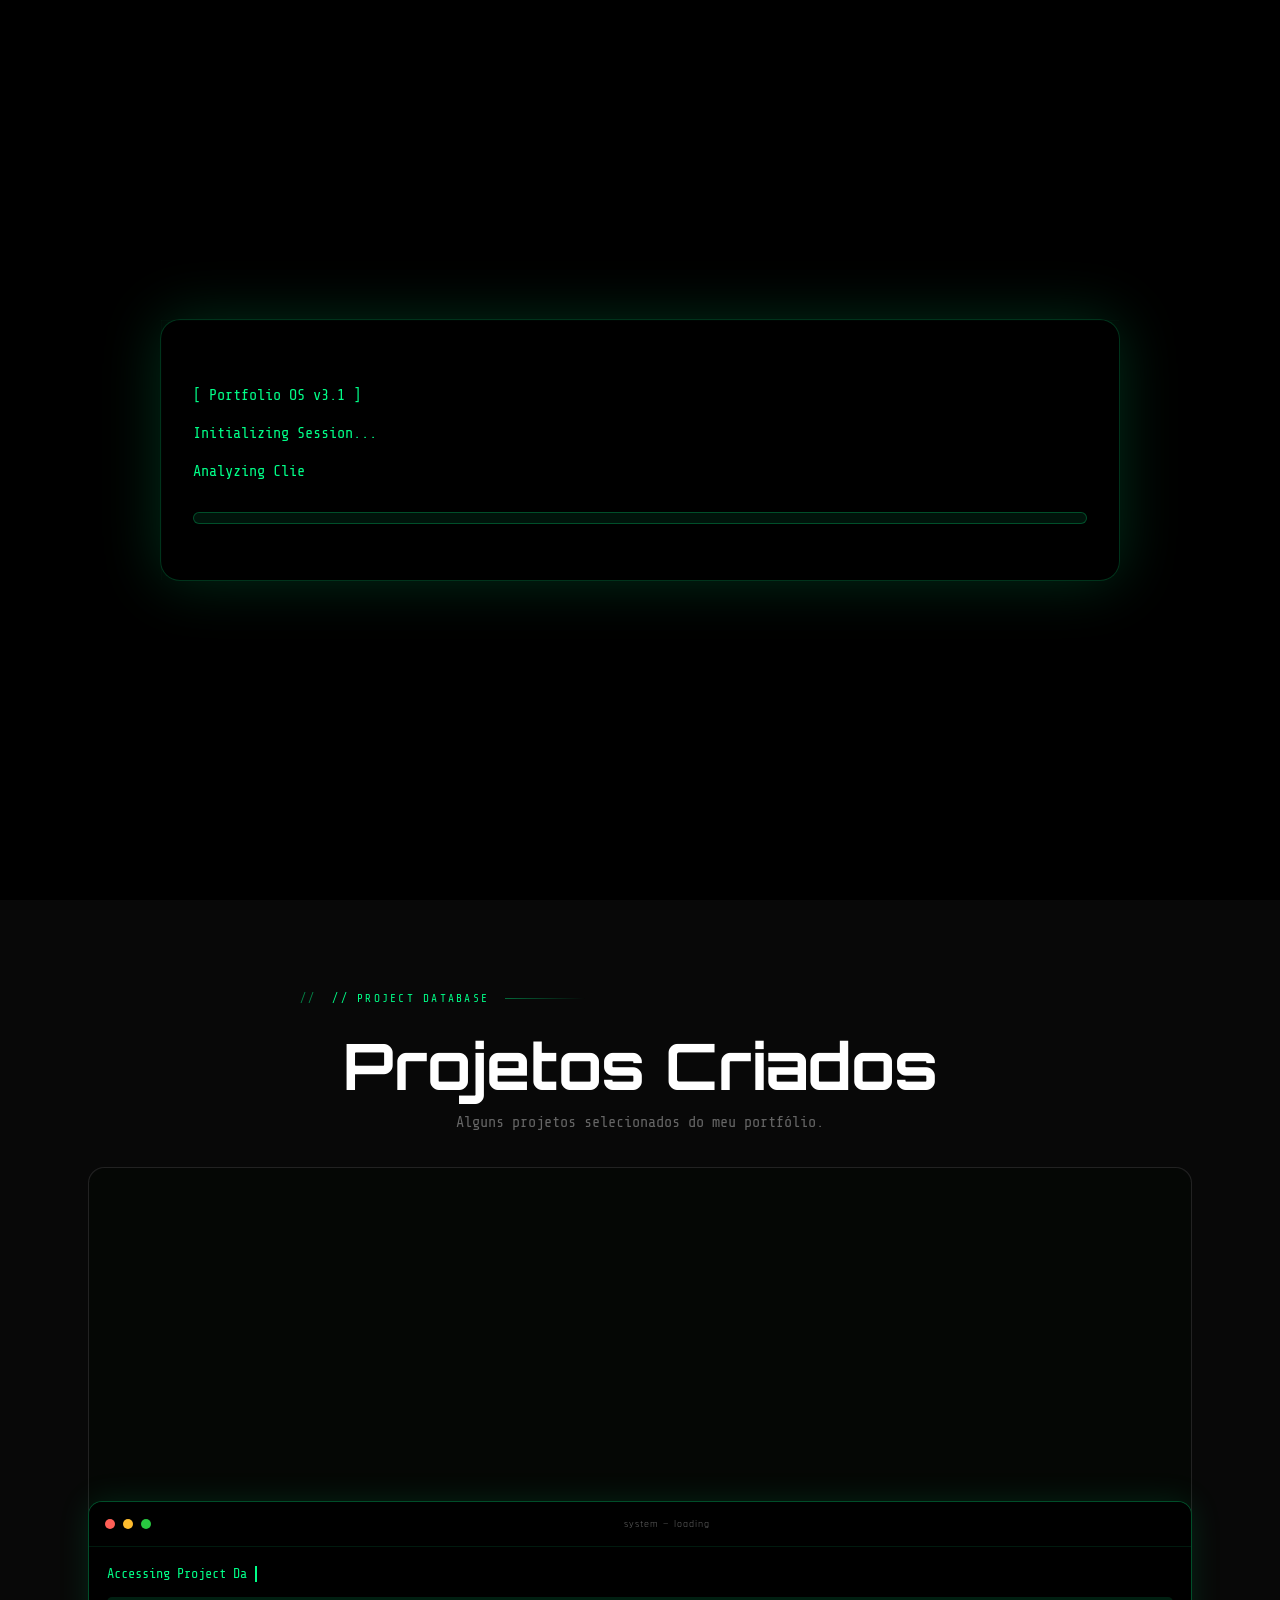
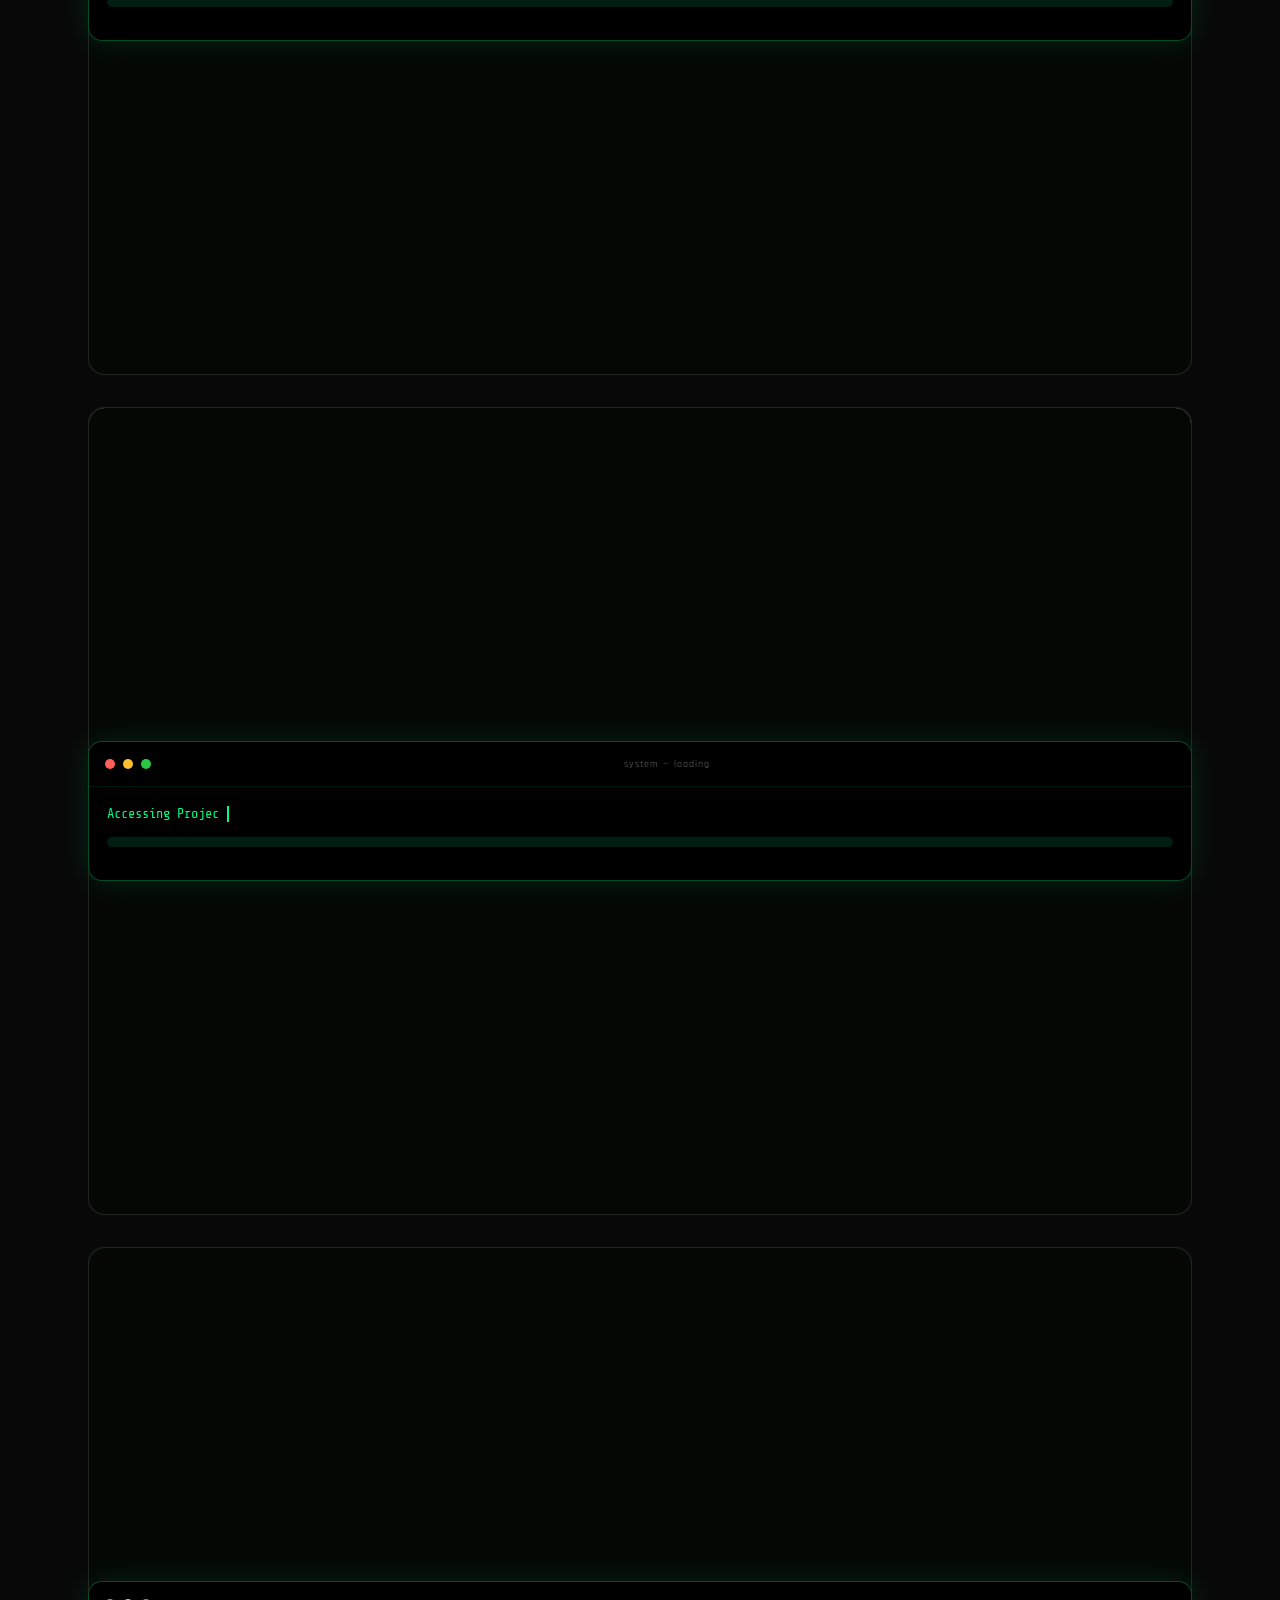
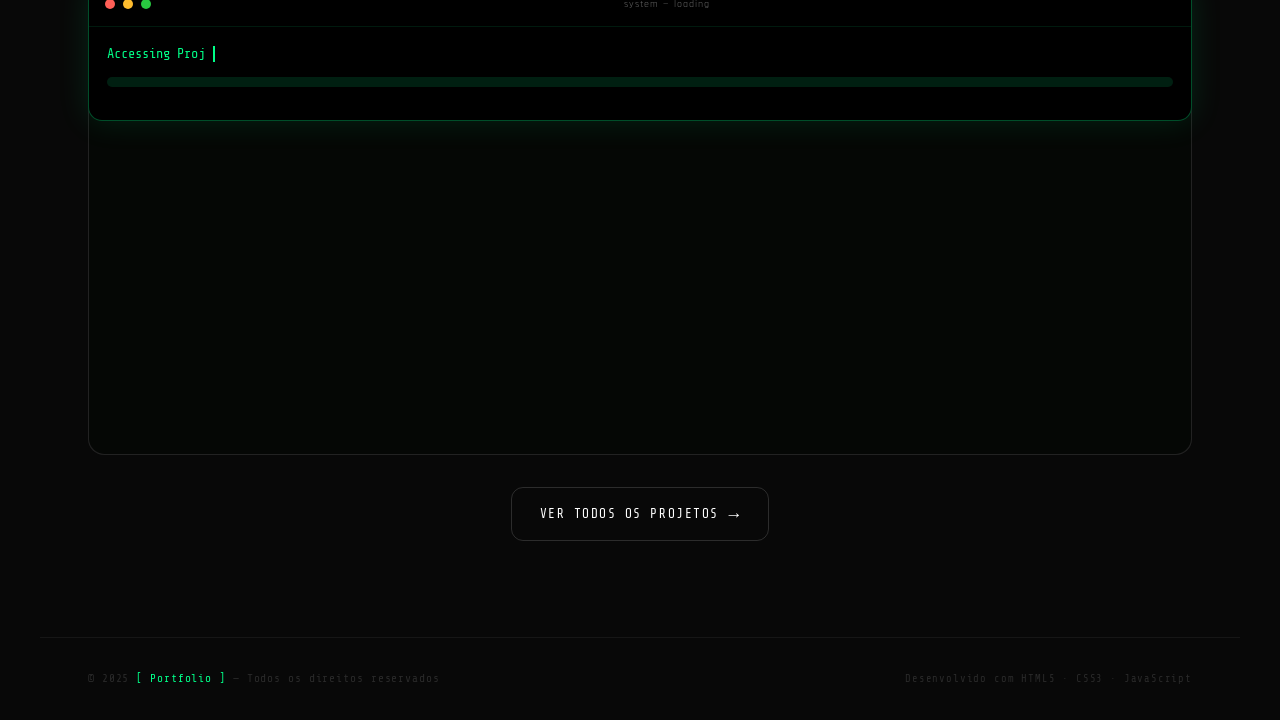
<file: index.html>
<!DOCTYPE html>
<html lang="pt-BR">
<head>
  <!-- SEO META TAGS -->
  <meta charset="UTF-8" />
  <meta name="viewport" content="width=device-width, initial-scale=1.0" />
  <meta name="theme-color" content="#080808" />
  <meta name="description" content="Portfólio de Desenvolvedora Front-End especializada em interfaces modernas, segurança digital e experiências web imersivas." />
  <meta name="keywords" content="portfólio, front-end, desenvolvedor, HTML, CSS, JavaScript, cyber security, web design" />
  <meta name="author" content="[Seu Nome]" />
  <meta name="robots" content="index, follow" />

  <!-- Open Graph -->
  <meta property="og:title" content="[ Portfolio ] — Desenvolvedora Front-End" />
  <meta property="og:description" content="Portfólio de desenvolvimento web com temática Cyber Security." />
  <meta property="og:type" content="website" />

  <title>[ Portfolio ] — Home</title>

  <!-- Favicon inline SVG -->
  <link rel="icon" href="data:image/svg+xml,<svg xmlns='http://www.w3.org/2000/svg' viewBox='0 0 32 32'><rect width='32' height='32' fill='%23000'/><text y='22' font-size='18' fill='%2300ff88'>&gt;_</text></svg>" />

  <link rel="stylesheet" href="css/style.css" />
</head>
<body>

  <div id="boot-screen" class="boot-screen" aria-hidden="true">
    <div class="boot-screen__container">
      <div class="boot-screen__content">
        <p class="boot-screen__line boot-screen__line--brand"></p>
        <div class="boot-screen__log" aria-live="polite"></div>
        <div class="boot-screen__progress-block">
          <p class="boot-screen__label"></p>
          <div class="boot-screen__progress-bar">
            <span class="boot-screen__progress-fill"></span>
          </div>
        </div>
        <p class="boot-screen__status"></p>
      </div>
    </div>
  </div>

  <!-- CURSOR PERSONALIZADO -->
  <div class="cursor" aria-hidden="true"></div>
  <div class="cursor-ring" aria-hidden="true"></div>

  <!-- FUNDO GRID CYBER -->
  <div class="grid-bg" aria-hidden="true"></div>
  <div class="scanlines" aria-hidden="true"></div>
  <canvas id="matrix-canvas" aria-hidden="true"></canvas>

  <!-- TRANSIÇÃO ENTRE PÁGINAS -->
  <div class="page-transition" aria-hidden="true"></div>

  <!-- NAVEGAÇÃO -->
  <div class="nav__desktop-shell">
    <nav class="nav" role="navigation" aria-label="Navegação principal">
      <ul class="nav__links" role="list">
        <li><a href="index.html">Home</a></li>
        <li><a href="pages/projetos.html">Projetos</a></li>
        <li><a href="pages/contato.html">Contato</a></li>
      </ul>
    </nav>

    <a href="pages/sobre.html" class="nav__profile-link" aria-label="Ir para Sobre">
      <img src="Assets/profile_picture.png" alt="Foto de perfil" />
    </a>
  </div>

  <nav class="nav" role="navigation" aria-label="Navegação principal">
    <a href="index.html" class="nav__logo">[ Portfolio ]</a>

    <div class="nav__mobile-shortcuts">
      <a href="pages/projetos.html" class="nav__shortcut">[ Projetos ]</a>
      <a href="pages/contato.html" class="nav__shortcut">[ Contato ]</a>
    </div>

    <button class="nav__toggle" aria-label="Abrir menu" aria-expanded="false">
      <span></span><span></span><span></span>
    </button>
  </nav>

  <!-- PÁGINA WRAPPER -->
  <div class="page-wrapper">

    <!-- HERO SECTION -->
    <main>
      <section class="hero" id="home" aria-label="Seção inicial">
        <div class="hero__content">

          <div class="status-badge">
            <span class="dot"></span>
            disponível para projetos
          </div>

          <p class="hero__eyebrow">// Engenharia de Software</p>

          <h1 class="hero__title">
            <span>Bem Vindo,<br>me chamo<br></span>
            <span class="name glitch" data-text="[ LUCAS ]">[ LUCAS ]</span><span class="bracket">.</span>
          </h1>

          <p class="hero__subtitle">
            <span class="type-text"></span><span class="cursor-blink" aria-hidden="true"></span>
          </p>

          <p class="hero__desc">
            Estudante de Engenharia de Software apaixonada por construir
            sistemas escaláveis e experiências digitais que fazem sentido.
            Meu foco é unir design e código com precisão.
          </p>

          <div class="hero__buttons">
            <a href="pages/projetos.html" class="btn btn--primary">
              <span class="btn-arrow">→</span>
              <span>Ver Projetos</span>
            </a>
            <a href="pages/contato.html" class="btn btn--outline">
              <span>Contato</span>
            </a>
          </div>
        </div>

        <!-- FOTO DE PERFIL COM MOLDURA ANIMADA -->
        <div class="hero__photo-wrap">
          <div class="photo-wrapper">
            <div class="photo-ring-loader">
              <svg class="ring-svg" viewBox="0 0 220 220" xmlns="http://www.w3.org/2000/svg">
                <circle class="ring-track" cx="110" cy="110" r="104"></circle>
                <circle class="ring-progress" cx="110" cy="110" r="104"></circle>
              </svg>
            </div>
            <div class="photo-circle">
              <img src="Assets/profile_picture.png" alt="Foto de perfil" class="photo-img" />
            </div>
          </div>

          <!-- Terminal abaixo da foto (mantido) -->
          <div class="hero__terminal" role="img" aria-label="Terminal decorativo">
            <div class="terminal__bar">
              <span class="terminal__dot terminal__dot--red"></span>
              <span class="terminal__dot terminal__dot--yellow"></span>
              <span class="terminal__dot terminal__dot--green"></span>
              <span class="terminal__title">bash — portfolio</span>
            </div>
            <div class="terminal__body">
              <div class="terminal__line" data-delay="400">
                <span class="terminal__prompt">$</span>
                <span class="terminal__cmd">whoami</span>
              </div>
              <div class="terminal__line terminal__out green" data-delay="700">Lucas</div>
              <div class="terminal__line" data-delay="1100">
                <span class="terminal__prompt">$</span>
                <span class="terminal__cmd">system-info</span>
              </div>
              <div class="terminal__line terminal__out green" data-delay="1400">Status........ONLINE</div>
              <div class="terminal__line terminal__out green" data-delay="1400">Learning......ACTIVE</div>
              <div class="terminal__line terminal__out green" data-delay="1400">Creativity....100%</div>
              <div class="terminal__line" data-delay="1800">
                <span class="terminal__prompt">$</span>
                <span class="terminal__cmd">philosophy.txt</span>
              </div>
              <div class="terminal__line terminal__out" data-delay="2100">Understand.</div>
              <div class="terminal__line terminal__out" data-delay="2200">Create.</div>
              <div class="terminal__line terminal__out" data-delay="2200">Innovate.</div>
              <div class="terminal__line" data-delay="2600">
                <span class="terminal__prompt">$</span>
                <span class="terminal__cmd" style="animation: blink 1s step-end infinite;">_</span>
              </div>
            </div>
          </div>
        </div>
      </section>

      <!-- PROJECTS PREVIEW -->
      <section id="projects-preview" class="projects-preview" aria-label="Prévia de projetos">
        <div class="projects-preview__header">
          <p class="section-label">// PROJECT DATABASE</p>
          <h2 class="projects-preview__title">Projetos Criados</h2>
          <p class="projects-preview__text">Alguns projetos selecionados do meu portfólio.</p>
        </div>

        <div class="projects-preview__list">
          <div class="project-preview-block">
            <div class="preview-terminal" data-terminal-index="0">
              <div class="preview-terminal__bar">
                <span class="terminal__dot terminal__dot--red"></span>
                <span class="terminal__dot terminal__dot--yellow"></span>
                <span class="terminal__dot terminal__dot--green"></span>
                <span class="terminal__title">system — loading</span>
              </div>
              <div class="preview-terminal__body">
                <div class="preview-terminal__line">
                  <span class="preview-terminal__text"></span>
                  <span class="preview-terminal__cursor" aria-hidden="true"></span>
                </div>
                <div class="preview-terminal__progress">
                  <span class="preview-terminal__fill"></span>
                </div>
                <div class="preview-terminal__status"></div>
              </div>
            </div>

            <article class="project-card project-card--hidden" data-project="aivideodubber" data-category="software">
              <div class="project-card__preview">
                <div class="project-card__media">
                  <img
                    class="project-thumb"
                    src="Assets/projects/aivideodubber/thumb.webp"
                    alt="Thumbnail do projeto AI Video Dubber"
                    loading="lazy">
                  <video
                    class="project-video"
                    preload="metadata"
                    muted
                    playsinline
                    loop>
                    <source
                      src="Assets/projects/aivideodubber/preview.mp4"
                      type="video/mp4">
                  </video>
                </div>
              </div>
              <div class="project-card__body">
                <span class="project-card__tag">Software</span>
                <h2 class="project-card__title">AI Video Dubber</h2>
                <p class="project-card__desc">
                  App desktop que baixa vídeos, transcreve a fala localmente, traduz
                  o roteiro e gera narração dublada sincronizada, com mixagem sem perda de volume.
                </p>
                <div class="project-card__techs">
                  <span class="tech-pill">Python</span>
                  <span class="tech-pill">Flask</span>
                  <span class="tech-pill">Faster-Whisper</span>
                  <span class="tech-pill">Edge TTS</span>
                </div>
              </div>
              <div class="project-card__links">
            <a href="https://github.com/nolonlucas/ai-video-dubber" class="project-link-btn" target="_blank" rel="noopener" aria-label="Ver código" title="GitHub">⌥</a>
          </div>
            </article>
          </div>

          <div class="project-preview-block">
            <div class="preview-terminal" data-terminal-index="1">
              <div class="preview-terminal__bar">
                <span class="terminal__dot terminal__dot--red"></span>
                <span class="terminal__dot terminal__dot--yellow"></span>
                <span class="terminal__dot terminal__dot--green"></span>
                <span class="terminal__title">system — loading</span>
              </div>
              <div class="preview-terminal__body">
                <div class="preview-terminal__line">
                  <span class="preview-terminal__text"></span>
                  <span class="preview-terminal__cursor" aria-hidden="true"></span>
                </div>
                <div class="preview-terminal__progress">
                  <span class="preview-terminal__fill"></span>
                </div>
                <div class="preview-terminal__status"></div>
              </div>
            </div>

            <article class="project-card project-card--hidden" data-project="aiproofbot" data-category="software">
              <div class="project-card__preview">
                <div class="project-card__media">
                  <img
                    class="project-thumb"
                    src="Assets/projects/aiproofbot/thumb.webp"
                    alt="Thumbnail do projeto AI Proof Bot"
                    loading="lazy">
                  <video
                    class="project-video"
                    preload="metadata"
                    muted
                    playsinline
                    loop>
                    <source
                      src="Assets/projects/aiproofbot/preview.mp4"
                      type="video/mp4">
                  </video>
                </div>
              </div>
              <div class="project-card__body">
                <span class="project-card__tag">Software</span>
                <h2 class="project-card__title">AI Proof Bot</h2>
                <p class="project-card__desc">
                  App desktop que lê questões em páginas web e usa um modelo de IA
                  local via Ollama para identificar e marcar automaticamente a alternativa correta.
                </p>
                <div class="project-card__techs">
                  <span class="tech-pill">Python</span>
                  <span class="tech-pill">Ollama</span>
                  <span class="tech-pill">Qwen2.5</span>
                  <span class="tech-pill">Web Automation</span>
                </div>
              </div>
              <div class="project-card__links">
            <a href="https://github.com/nolonlucas/bot-provas-ia" class="project-link-btn" target="_blank" rel="noopener" aria-label="Ver código" title="GitHub">⌥</a>
          </div>
            </article>
          </div>

          <div class="project-preview-block">
            <div class="preview-terminal" data-terminal-index="2">
              <div class="preview-terminal__bar">
                <span class="terminal__dot terminal__dot--red"></span>
                <span class="terminal__dot terminal__dot--yellow"></span>
                <span class="terminal__dot terminal__dot--green"></span>
                <span class="terminal__title">system — loading</span>
              </div>
              <div class="preview-terminal__body">
                <div class="preview-terminal__line">
                  <span class="preview-terminal__text"></span>
                  <span class="preview-terminal__cursor" aria-hidden="true"></span>
                </div>
                <div class="preview-terminal__progress">
                  <span class="preview-terminal__fill"></span>
                </div>
                <div class="preview-terminal__status"></div>
              </div>
            </div>

            <article class="project-card project-card--hidden" data-project="farmaciatech" data-category="website">
              <div class="project-card__preview">
                <div class="project-card__media">
                  <img
                    class="project-thumb"
                    src="Assets/projects/farmaciatech/thumb.webp"
                    alt="Thumbnail do projeto FarmáciaTech"
                    loading="lazy">
                  <video
                    class="project-video"
                    preload="metadata"
                    muted
                    playsinline
                    loop>
                    <source
                      src="Assets/projects/farmaciatech/preview.mp4"
                      type="video/mp4">
                  </video>
                </div>
              </div>
              <div class="project-card__body">
                <span class="project-card__tag">Website</span>
                <h2 class="project-card__title">FarmáciaTech</h2>
                <p class="project-card__desc">
                  E-commerce ilustrativo (projeto de portfólio, sem vendas reais) com
                  catálogo, carrinho, checkout simulado e painel de estoque.
                </p>
                <div class="project-card__techs">
                  <span class="tech-pill">HTML5</span>
                  <span class="tech-pill">CSS3</span>
                  <span class="tech-pill">JavaScript</span>
                  <span class="tech-pill">sessionStorage</span>
                </div>
              </div>
              <div class="project-card__links">
            <a href="https://farmacia-site-tau.vercel.app" class="project-link-btn" target="_blank" rel="noopener" aria-label="Visitar Website" title="Visitar Website">↗</a>
          </div>
            </article>
          </div>
        </div>

        <div class="projects-preview__actions">
          <a href="pages/projetos.html" class="btn btn--outline">
            <span>Ver todos os projetos</span>
            <span class="btn-arrow">→</span>
          </a>
        </div>
      </section>
    </main>

    <!-- FOOTER -->
    <footer class="footer" role="contentinfo">
      <p class="footer__copy">
        &copy; 2025 <span>[ Portfolio ]</span> — Todos os direitos reservados
      </p>
      <p class="footer__copy" style="color: var(--gray-600); font-size: 0.65rem;">
        Desenvolvido com HTML5 · CSS3 · JavaScript
      </p>
    </footer>

  </div><!-- /page-wrapper -->

  <!-- BOTTOM NAV MOBILE -->
  <nav class="bottom-nav" role="navigation" aria-label="Navegação mobile">
    <a href="index.html" class="bottom-nav__item active" aria-label="Home">
      <div class="bottom-nav__icon">
        <svg viewBox="0 0 24 24" fill="none" stroke="currentColor" stroke-width="1.6" stroke-linecap="round" stroke-linejoin="round"><path d="M4 11.5 12 4l8 7.5"/><path d="M6 10v9a1 1 0 0 0 1 1h3v-5.5h4V20h3a1 1 0 0 0 1-1v-9"/></svg>
      </div>
      <span class="bottom-nav__label">Home</span>
    </a>
    <a href="pages/sobre.html" class="bottom-nav__item" aria-label="Sobre">
      <div class="bottom-nav__icon">
        <img src="Assets/profile_picture.png" alt="Sobre" />
      </div>
      <span class="bottom-nav__label">Sobre</span>
    </a>
    <a href="pages/projetos.html" class="bottom-nav__item" aria-label="Projetos">
      <div class="bottom-nav__icon">
        <svg viewBox="0 0 24 24" fill="none" stroke="currentColor" stroke-width="1.6" stroke-linecap="round" stroke-linejoin="round"><path d="M3 7a1 1 0 0 1 1-1h5l2 2h9a1 1 0 0 1 1 1v9a1 1 0 0 1-1 1H4a1 1 0 0 1-1-1V7Z"/></svg>
      </div>
      <span class="bottom-nav__label">Projetos</span>
    </a>
    <a href="pages/contato.html" class="bottom-nav__item" aria-label="Contato">
      <div class="bottom-nav__icon">
        <svg viewBox="0 0 24 24" fill="none" stroke="currentColor" stroke-width="1.6" stroke-linecap="round" stroke-linejoin="round"><rect x="3" y="5" width="18" height="14" rx="2"/><path d="m3.5 6 8.5 7 8.5-7"/></svg>
      </div>
      <span class="bottom-nav__label">Contato</span>
    </a>
  </nav>

  <script src="js/main.js"></script>
</body>
</html>
</file>
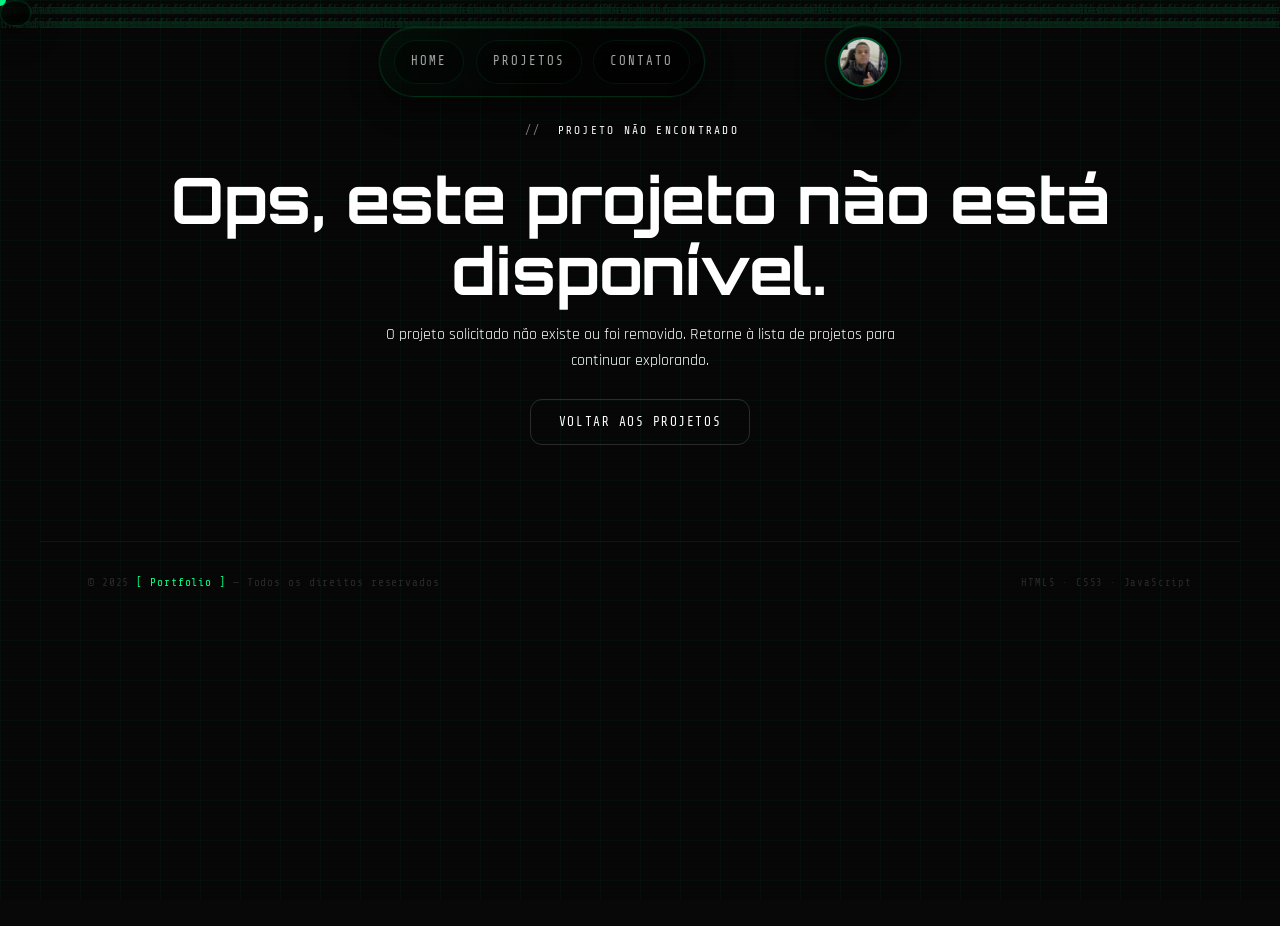
<file: pages/project.html>
<!DOCTYPE html>
<html lang="pt-BR">
<head>
  <meta charset="UTF-8" />
  <meta name="viewport" content="width=device-width, initial-scale=1.0" />
  <meta name="theme-color" content="#080808" />
  <meta name="description" content="Detalhes do projeto selecionado com preview de vídeo, descrição, funcionalidades e arquitetura." />
  <meta name="keywords" content="projeto, detalhes, portfólio, dashboard, segurança, web" />
  <meta name="author" content="[Seu Nome]" />
  <meta name="robots" content="index, follow" />

  <meta property="og:title" content="Projeto — [ Portfolio ]" />
  <meta property="og:description" content="Detalhes do projeto exibidos em uma página única de portfólio." />

  <title>Projeto — [ Portfolio ]</title>
  <link rel="icon" href="data:image/svg+xml,<svg xmlns='http://www.w3.org/2000/svg' viewBox='0 0 32 32'><rect width='32' height='32' fill='%23000'/><text y='22' font-size='18' fill='%2300ff88'>&gt;_</text></svg>" />

  <link rel="stylesheet" href="../css/style.css" />
</head>
<body>
  <div class="cursor" aria-hidden="true"></div>
  <div class="cursor-ring" aria-hidden="true"></div>
  <div class="grid-bg" aria-hidden="true"></div>
  <div class="scanlines" aria-hidden="true"></div>
  <canvas id="matrix-canvas" aria-hidden="true"></canvas>
  <div class="page-transition" aria-hidden="true"></div>

  <div class="nav__desktop-shell">
    <nav class="nav" role="navigation" aria-label="Navegação principal">
      <ul class="nav__links" role="list">
        <li><a href="../index.html">Home</a></li>
        <li><a href="projetos.html">Projetos</a></li>
        <li><a href="contato.html">Contato</a></li>
      </ul>
    </nav>

    <a href="sobre.html" class="nav__profile-link" aria-label="Ir para Sobre">
      <img src="../Assets/profile_picture.png" alt="Foto de perfil" />
    </a>
  </div>

  <nav class="nav" role="navigation" aria-label="Navegação principal">
    <a href="../index.html" class="nav__logo" aria-label="Ir para o início">[ Portfolio ]</a>

    <div class="nav__mobile-shortcuts">
      <a href="projetos.html" class="nav__shortcut">[ Projetos ]</a>
      <a href="contato.html" class="nav__shortcut">[ Contato ]</a>
    </div>

    <button class="nav__toggle" aria-label="Abrir menu" aria-expanded="false">
      <span></span><span></span><span></span>
    </button>
  </nav>

  <div class="page-wrapper">
    <main>
      <div id="project-detail-content">
        <section class="project-detail__hero section reveal">
          <div class="project-detail__hero-video">
            <video id="project-hero-video" autoplay muted playsinline loop preload="metadata"></video>
          </div>

          <div class="project-detail__hero-info">
            <p class="section-label" id="project-section-label">01 — Projeto</p>
            <h1 class="project-detail__hero-title" id="project-title">Carregando...</h1>
            <p class="project-detail__hero-subtitle" id="project-subtitle">Aguarde enquanto carregamos os detalhes do projeto selecionado.</p>

            <div class="project-detail__meta" id="project-meta"></div>
            <div class="project-detail__techs" id="project-techs"></div>
            <div class="project-detail__actions">
              <a id="project-github" class="btn btn--primary" target="_blank" rel="noopener" aria-label="GitHub">GitHub</a>
            </div>
          </div>
        </section>

        <section class="project-detail__about section reveal">
          <p class="section-label">02 — Sobre</p>
          <h2>Sobre o projeto</h2>
          <p class="project-detail__about-text" id="project-about"></p>
        </section>

        <section class="project-detail__navigation section reveal">
          <a id="project-previous" class="btn btn--outline">← Projeto Anterior</a>
          <a id="project-next" class="btn btn--outline">Próximo Projeto →</a>
        </section>

        <section class="project-detail__other section reveal">
          <p class="section-label">03 — Outros Projetos</p>
          <h2>Outros projetos</h2>
          <div class="projects-grid" id="other-projects-grid"></div>
        </section>
      </div>

      <div class="project-detail__not-found" id="project-not-found" style="display:none;">
        <p class="section-label">Projeto não encontrado</p>
        <h1>Ops, este projeto não está disponível.</h1>
        <p>O projeto solicitado não existe ou foi removido. Retorne à lista de projetos para continuar explorando.</p>
        <a href="projetos.html" class="btn btn--outline">Voltar aos Projetos</a>
      </div>
    </main>

    <footer class="footer" role="contentinfo">
      <p class="footer__copy">&copy; 2025 <span>[ Portfolio ]</span> — Todos os direitos reservados</p>
      <p class="footer__copy" style="color: var(--gray-600); font-size: 0.65rem;">HTML5 · CSS3 · JavaScript</p>
    </footer>
  </div>

  <nav class="bottom-nav" role="navigation" aria-label="Navegação mobile">
    <a href="../index.html" class="bottom-nav__item" aria-label="Home">
      <div class="bottom-nav__icon">
        <svg viewBox="0 0 24 24" fill="none" stroke="currentColor" stroke-width="1.6" stroke-linecap="round" stroke-linejoin="round"><path d="M4 11.5 12 4l8 7.5"/><path d="M6 10v9a1 1 0 0 0 1 1h3v-5.5h4V20h3a1 1 0 0 0 1-1v-9"/></svg>
      </div>
      <span class="bottom-nav__label">Home</span>
    </a>
    <a href="sobre.html" class="bottom-nav__item" aria-label="Sobre">
      <div class="bottom-nav__icon">
        <img src="../Assets/profile_picture.png" alt="Sobre" />
      </div>
      <span class="bottom-nav__label">Sobre</span>
    </a>
    <a href="projetos.html" class="bottom-nav__item active" aria-label="Projetos">
      <div class="bottom-nav__icon">
        <svg viewBox="0 0 24 24" fill="none" stroke="currentColor" stroke-width="1.6" stroke-linecap="round" stroke-linejoin="round"><path d="M3 7a1 1 0 0 1 1-1h5l2 2h9a1 1 0 0 1 1 1v9a1 1 0 0 1-1 1H4a1 1 0 0 1-1-1V7Z"/></svg>
      </div>
      <span class="bottom-nav__label">Projetos</span>
    </a>
    <a href="contato.html" class="bottom-nav__item" aria-label="Contato">
      <div class="bottom-nav__icon">
        <svg viewBox="0 0 24 24" fill="none" stroke="currentColor" stroke-width="1.6" stroke-linecap="round" stroke-linejoin="round"><rect x="3" y="5" width="18" height="14" rx="2"/><path d="m3.5 6 8.5 7 8.5-7"/></svg>
      </div>
      <span class="bottom-nav__label">Contato</span>
    </a>
  </nav>

  <script src="../js/main.js"></script>
</body>
</html>
</file>
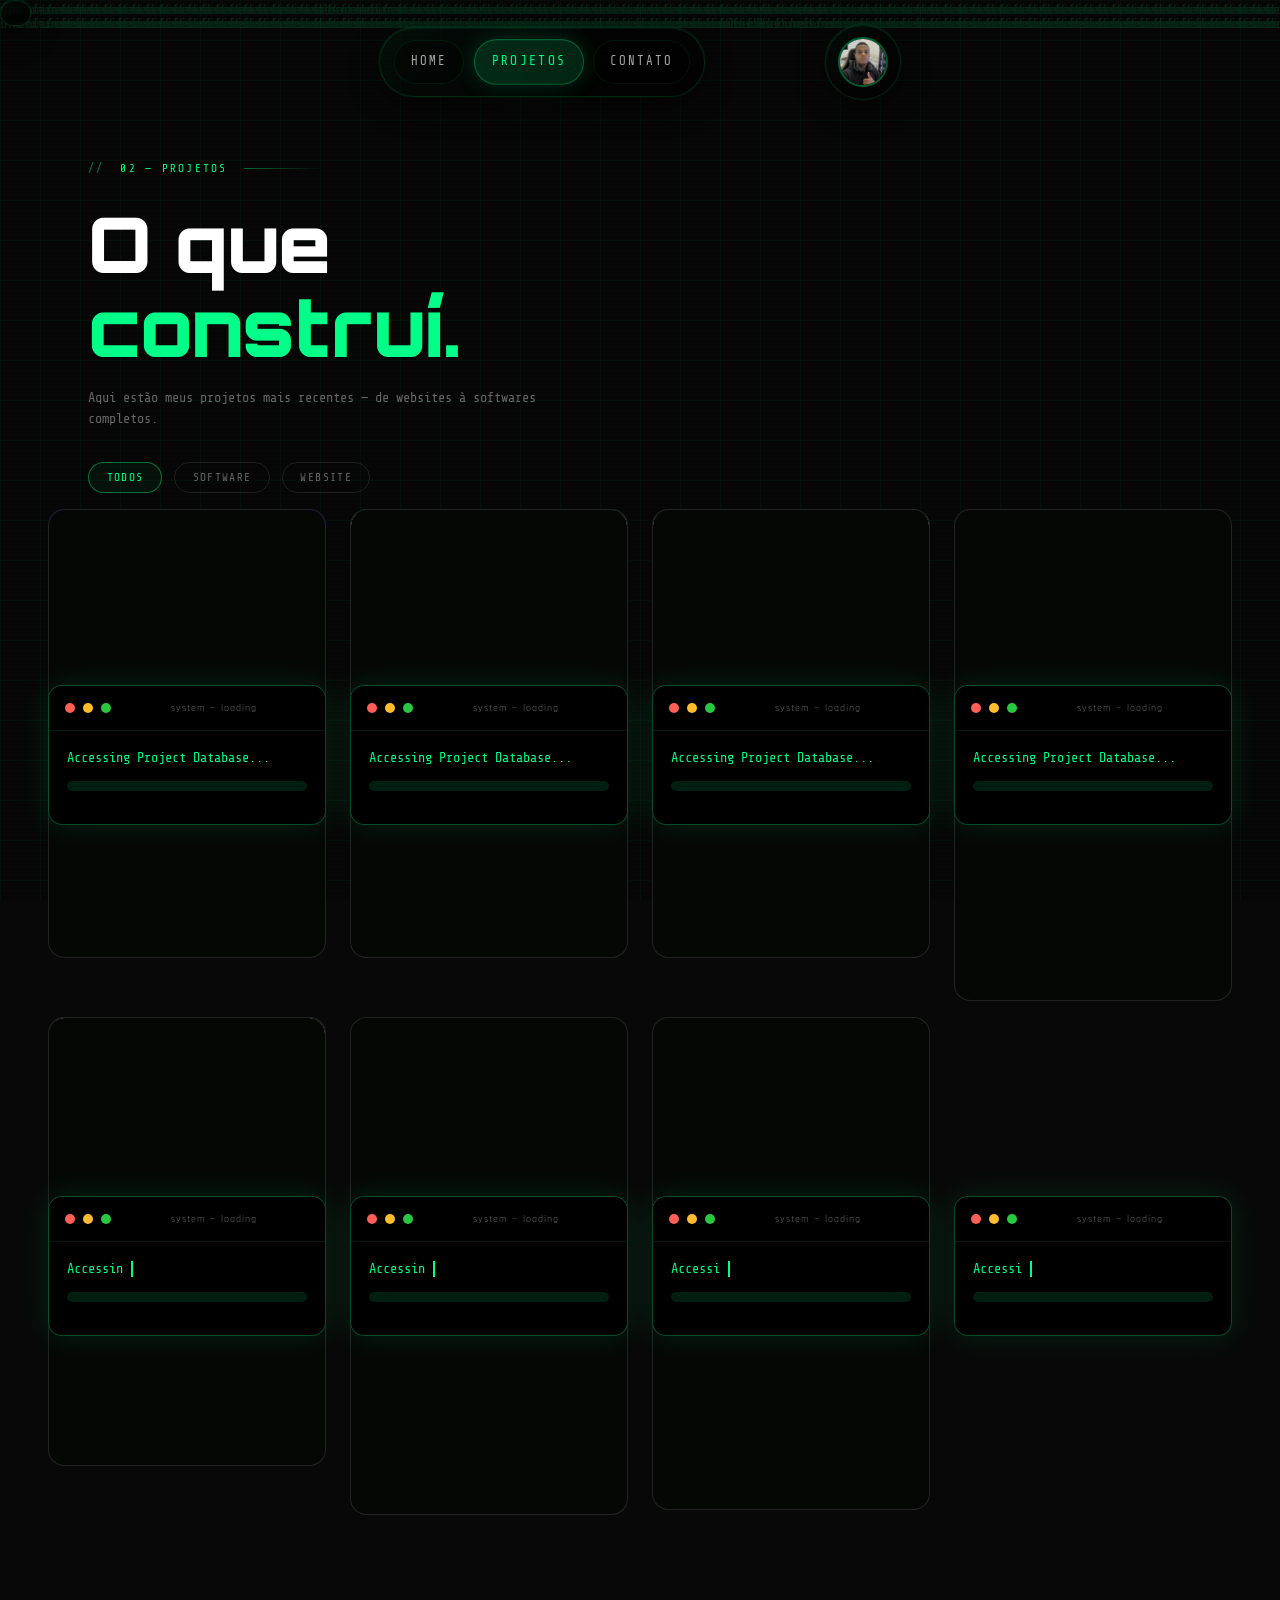
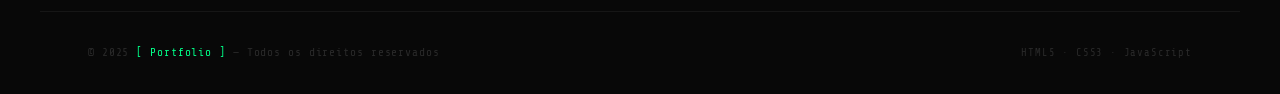
<file: pages/projetos.html>
﻿<!DOCTYPE html>
<html lang="pt-BR">
<head>
  <!-- SEO META TAGS -->
  <meta charset="UTF-8" />
  <meta name="viewport" content="width=device-width, initial-scale=1.0" />
  <meta name="theme-color" content="#080808" />
  <meta name="description" content="Projetos desenvolvidos: aplicações web, interfaces responsivas e sistemas com HTML5, CSS3, JavaScript e React." />
  <meta name="keywords" content="projetos, portfólio, front-end, web apps, React, JavaScript, desenvolvimento" />
  <meta name="author" content="[Seu Nome]" />
  <meta name="robots" content="index, follow" />

  <meta property="og:title" content="Projetos — [ Portfolio ]" />
  <meta property="og:description" content="Veja os projetos desenvolvidos com HTML5, CSS3 e JavaScript." />

  <title>Projetos — [ Portfolio ]</title>

  <link rel="icon" href="data:image/svg+xml,<svg xmlns='http://www.w3.org/2000/svg' viewBox='0 0 32 32'><rect width='32' height='32' fill='%23000'/><text y='22' font-size='18' fill='%2300ff88'>&gt;_</text></svg>" />

  <link rel="stylesheet" href="../css/style.css" />
</head>
<body>

  <div class="cursor" aria-hidden="true"></div>
  <div class="cursor-ring" aria-hidden="true"></div>
  <div class="grid-bg" aria-hidden="true"></div>
  <div class="scanlines" aria-hidden="true"></div>
  <!-- MATRIX RAIN CANVAS -->
  <canvas id="matrix-canvas" aria-hidden="true"></canvas>
  <div class="page-transition" aria-hidden="true"></div>

  <!-- NAVEGAÇÃO -->
  <div class="nav__desktop-shell">
    <nav class="nav" role="navigation" aria-label="Navegação principal">
      <ul class="nav__links" role="list">
        <li><a href="../index.html">Home</a></li>
        <li><a href="projetos.html">Projetos</a></li>
        <li><a href="contato.html">Contato</a></li>
      </ul>
    </nav>

    <a href="sobre.html" class="nav__profile-link" aria-label="Ir para Sobre">
      <img src="../Assets/profile_picture.png" alt="Foto de perfil" />
    </a>
  </div>

  <nav class="nav" role="navigation" aria-label="Navegação principal">
    <a href="../index.html" class="nav__logo" aria-label="Ir para o início">[ Portfolio ]</a>

    <div class="nav__mobile-shortcuts">
      <a href="projetos.html" class="nav__shortcut">[ Projetos ]</a>
      <a href="contato.html" class="nav__shortcut">[ Contato ]</a>
    </div>

    <button class="nav__toggle" aria-label="Abrir menu" aria-expanded="false">
      <span></span><span></span><span></span>
    </button>
  </nav>

  <div class="page-wrapper">
    <main>

      <!-- HEADER PROJETOS -->
      <div class="projects-header">
        <p class="section-label reveal">02 — Projetos</p>
        <h1 style="font-family:var(--font-display); font-size:clamp(2.5rem,6vw,5rem); font-weight:900; margin-bottom:1rem;" class="reveal reveal-delay-1">
          O que<br><span style="color:var(--green);">construí.</span>
        </h1>
        <p style="font-family:var(--font-mono); font-size:0.85rem; color:var(--gray-400); max-width:480px;" class="reveal reveal-delay-2">
          Aqui estão meus projetos mais recentes — de websites à softwares completos.
        </p>

        <!-- FILTRO -->
        <div class="filter-row reveal reveal-delay-3" style="display:flex; gap:0.75rem; margin-top:2rem; flex-wrap:wrap;">
          <button class="filter-btn active" data-filter="all">Todos</button>
          <button class="filter-btn" data-filter="software">Software</button>
          <button class="filter-btn" data-filter="website">Website</button>
        </div>
      </div>

      <!-- GRID DE PROJETOS -->
      <div class="projects-grid" id="projects-grid">
        <!-- Projeto 1 -->
        <article class="project-card reveal" data-project="gifdisplaycontroller" data-category="software">
          <div class="project-card__preview">
            <div class="project-card__media">
              <img
                class="project-thumb"
                src="../Assets/projects/gifdisplaycontroller/thumb.webp"
                alt="Thumbnail do projeto GIF Display Controller"
                loading="lazy">
              <video
                class="project-video"
                preload="metadata"
                muted
                playsinline
                loop>
                <source
                  src="../Assets/projects/gifdisplaycontroller/preview.mp4"
                  type="video/mp4">
              </video>
            </div>
          </div>
          <div class="project-card__body">
            <span class="project-card__tag">Software</span>
            <h2 class="project-card__title">GIF Display Controller</h2>
            <p class="project-card__desc">
              App desktop para controlar uma tela secundária USB via serial,
              convertendo e exibindo GIFs animados em tempo real.
            </p>
            <div class="project-card__techs">
              <span class="tech-pill">Python</span>
              <span class="tech-pill">CustomTkinter</span>
              <span class="tech-pill">Pillow</span>
              <span class="tech-pill">PySerial</span>
            </div>
          </div>
          <div class="project-card__links">
            <a href="https://github.com/nolonlucas/GIFS-in-3.5-Inch-IPS-USB-Scren" class="project-link-btn" target="_blank" rel="noopener" aria-label="Ver código" title="GitHub">⌥</a>
          </div>
        </article>

        <!-- Projeto 2 -->
        <article class="project-card reveal reveal-delay-1" data-project="farmaciatech" data-category="website">
          <div class="project-card__preview">
            <div class="project-card__media">
              <img
                class="project-thumb"
                src="../Assets/projects/farmaciatech/thumb.webp"
                alt="Thumbnail do projeto FarmáciaTech"
                loading="lazy">
              <video
                class="project-video"
                preload="metadata"
                muted
                playsinline
                loop>
                <source
                  src="../Assets/projects/farmaciatech/preview.mp4"
                  type="video/mp4">
              </video>
            </div>
          </div>
          <div class="project-card__body">
            <span class="project-card__tag">Website</span>
            <h2 class="project-card__title">FarmáciaTech</h2>
            <p class="project-card__desc">
              E-commerce ilustrativo (projeto de portfólio, sem vendas reais) com
              catálogo, carrinho, checkout simulado e painel de estoque.
            </p>
            <div class="project-card__techs">
              <span class="tech-pill">HTML5</span>
              <span class="tech-pill">CSS3</span>
              <span class="tech-pill">JavaScript</span>
              <span class="tech-pill">sessionStorage</span>
            </div>
          </div>
          <div class="project-card__links">
            <a href="https://farmacia-site-tau.vercel.app" class="project-link-btn" target="_blank" rel="noopener" aria-label="Visitar Website" title="Visitar Website">↗</a>
          </div>
        </article>

        <!-- Projeto 3 -->
        <article class="project-card reveal reveal-delay-2" data-project="clothingstore" data-category="website">
          <div class="project-card__preview">
            <div class="project-card__media">
              <img
                class="project-thumb"
                src="../Assets/projects/clothingstore/thumb.webp"
                alt="Thumbnail do projeto Clothing Store"
                loading="lazy">
              <video
                class="project-video"
                preload="metadata"
                muted
                playsinline
                loop>
                <source
                  src="../Assets/projects/clothingstore/preview.mp4"
                  type="video/mp4">
              </video>
            </div>
          </div>
          <div class="project-card__body">
            <span class="project-card__tag">Website</span>
            <h2 class="project-card__title">Clothing Store</h2>
            <p class="project-card__desc">
              E-commerce de moda ilustrativo (projeto de portfólio, sem vendas reais)
              com catálogo, carrinho e animações premium com GSAP.
            </p>
            <div class="project-card__techs">
              <span class="tech-pill">HTML5</span>
              <span class="tech-pill">CSS3</span>
              <span class="tech-pill">JavaScript</span>
              <span class="tech-pill">GSAP</span>
            </div>
          </div>
          <div class="project-card__links">
            <a href="https://clothing-store-sand-gamma.vercel.app" class="project-link-btn" target="_blank" rel="noopener" aria-label="Visitar Website" title="Visitar Website">↗</a>
          </div>
        </article>

        <!-- Projeto 4 -->
        <article class="project-card reveal reveal-delay-3" data-project="forzapackagepatcher" data-category="software">
          <div class="project-card__preview">
            <div class="project-card__media">
              <img
                class="project-thumb"
                src="../Assets/projects/forzapackagepatcher/thumb.webp"
                alt="Thumbnail do projeto Forza Package Patcher"
                loading="lazy">
              <video
                class="project-video"
                preload="metadata"
                muted
                playsinline
                loop>
                <source
                  src="../Assets/projects/forzapackagepatcher/preview.mp4"
                  type="video/mp4">
              </video>
            </div>
          </div>
          <div class="project-card__body">
            <span class="project-card__tag">Software</span>
            <h2 class="project-card__title">Forza Package Patcher</h2>
            <p class="project-card__desc">
              Ferramentas desktop para substituição de assets visuais em jogos da
              franquia Forza, com leitura/escrita binária própria, validação por
              checksum e backup automático.
            </p>
            <div class="project-card__techs">
              <span class="tech-pill">Python</span>
              <span class="tech-pill">Tkinter</span>
              <span class="tech-pill">Zlib</span>
              <span class="tech-pill">Struct</span>
            </div>
          </div>
          <div class="project-card__links">
            <a href="https://github.com/nolonlucas/forza-package-patcher" class="project-link-btn" target="_blank" rel="noopener" aria-label="Ver código" title="GitHub">⌥</a>
          </div>
        </article>

        <!-- Projeto 5 -->
        <article class="project-card reveal" data-project="aiproofbot" data-category="software">
          <div class="project-card__preview">
            <div class="project-card__media">
              <img
                class="project-thumb"
                src="../Assets/projects/aiproofbot/thumb.webp"
                alt="Thumbnail do projeto AI Proof Bot"
                loading="lazy">
              <video
                class="project-video"
                preload="metadata"
                muted
                playsinline
                loop>
                <source
                  src="../Assets/projects/aiproofbot/preview.mp4"
                  type="video/mp4">
              </video>
            </div>
          </div>
          <div class="project-card__body">
            <span class="project-card__tag">Software</span>
            <h2 class="project-card__title">AI Proof Bot</h2>
            <p class="project-card__desc">
              Aplicação desktop com IA local que lê questões em páginas web, identifica
              a alternativa correta e marca a resposta automaticamente.
            </p>
            <div class="project-card__techs">
              <span class="tech-pill">Python</span>
              <span class="tech-pill">Ollama</span>
              <span class="tech-pill">Qwen2.5</span>
              <span class="tech-pill">Web Automation</span>
            </div>
          </div>
          <div class="project-card__links">
            <a href="https://github.com/nolonlucas/bot-provas-ia" class="project-link-btn" target="_blank" rel="noopener" aria-label="Ver código" title="GitHub">⌥</a>
          </div>
        </article>

        <!-- Projeto 6 -->
        <article class="project-card reveal reveal-delay-1" data-project="aivideodubber" data-category="software">
          <div class="project-card__preview">
            <div class="project-card__media">
              <img
                class="project-thumb"
                src="../Assets/projects/aivideodubber/thumb.webp"
                alt="Thumbnail do projeto AI Video Dubber"
                loading="lazy">
              <video
                class="project-video"
                preload="metadata"
                muted
                playsinline
                loop>
                <source
                  src="../Assets/projects/aivideodubber/preview.mp4"
                  type="video/mp4">
              </video>
            </div>
          </div>
          <div class="project-card__body">
            <span class="project-card__tag">Software</span>
            <h2 class="project-card__title">AI Video Dubber</h2>
            <p class="project-card__desc">
              Aplicativo desktop que baixa, transcreve, traduz e dubla vídeos
              automaticamente com IA, sincronizando a narração ao tempo original
              do vídeo e exportando o resultado pronto em poucos cliques.
            </p>
            <div class="project-card__techs">
              <span class="tech-pill">Python</span>
              <span class="tech-pill">Flask</span>
              <span class="tech-pill">Pywebview</span>
              <span class="tech-pill">Faster-Whisper</span>
            </div>
          </div>
          <div class="project-card__links">
            <a href="https://github.com/nolonlucas/ai-video-dubber" class="project-link-btn" target="_blank" rel="noopener" aria-label="Ver código" title="GitHub">⌥</a>
          </div>
        </article>

        <!-- Projeto 7 -->
        <article class="project-card reveal reveal-delay-2" data-project="instagramautocommentbot" data-category="software">
          <div class="project-card__preview">
            <div class="project-card__media">
              <img
                class="project-thumb"
                src="../Assets/projects/instagramautocommentbot/thumb.webp"
                alt="Thumbnail do projeto Instagram Auto Comment Bot"
                loading="lazy">
              <video
                class="project-video"
                preload="metadata"
                muted
                playsinline
                loop>
                <source
                  src="../Assets/projects/instagramautocommentbot/preview.mp4"
                  type="video/mp4">
              </video>
            </div>
          </div>
          <div class="project-card__body">
            <span class="project-card__tag">Software</span>
            <h2 class="project-card__title">Instagram Auto Comment Bot</h2>
            <p class="project-card__desc">
              App desktop que automatiza comentários no Instagram, marcando seguidores
              automaticamente com simulação de digitação e licenciamento por key temporária.
            </p>
            <div class="project-card__techs">
              <span class="tech-pill">Python</span>
              <span class="tech-pill">PyQt6</span>
              <span class="tech-pill">Instagrapi</span>
              <span class="tech-pill">HMAC</span>
            </div>
          </div>
          <div class="project-card__links">
            <a href="https://github.com/nolonlucas/bot_instagram_auto" class="project-link-btn" target="_blank" rel="noopener" aria-label="Ver código" title="GitHub">⌥</a>
          </div>
        </article>


        <!-- Projeto 8 -->
        <article class="project-card reveal reveal-delay-3" data-project="yolov3playerdetector" data-category="software">
          <div class="project-card__preview">
            <div class="project-card__media">
              <img
                class="project-thumb"
                src="../Assets/projects/yolov3playerdetector/thumb.webp"
                alt="Thumbnail do projeto YOLOv3 Player Detector"
                loading="lazy">
              <video
                class="project-video"
                preload="metadata"
                muted
                playsinline
                loop>
                <source
                  src="../Assets/projects/yolov3playerdetector/preview.mp4"
                  type="video/mp4">
              </video>
            </div>
          </div>
          <div class="project-card__body">
            <span class="project-card__tag">Software</span>
            <h2 class="project-card__title">YOLOv3 Player Detector</h2>
            <p class="project-card__desc">
              Sistema de detecção de objetos em tempo real com YOLOv3 Tiny e OpenCV DNN,
              capturando tela via Windows GDI e renderizando bounding boxes com
              seleção automática de backend (CUDA/OpenCL/CPU).
            </p>
            <div class="project-card__techs">
              <span class="tech-pill">C++</span>
              <span class="tech-pill">OpenCV</span>
              <span class="tech-pill">YOLOv3</span>
              <span class="tech-pill">CUDA</span>
            </div>
          </div>
          <div class="project-card__links">
            <a href="https://github.com/nolonlucas/yolov3-player-detector" class="project-link-btn" target="_blank" rel="noopener" aria-label="Ver código" title="GitHub">⌥</a>
          </div>
        </article>

      </div><!-- /projects-grid -->

    </main>

    <footer class="footer" role="contentinfo">
      <p class="footer__copy">&copy; 2025 <span>[ Portfolio ]</span> — Todos os direitos reservados</p>
      <p class="footer__copy" style="color: var(--gray-600); font-size: 0.65rem;">HTML5 · CSS3 · JavaScript</p>
    </footer>
  </div>

  <!-- BOTTOM NAV MOBILE -->
  <nav class="bottom-nav" role="navigation" aria-label="Navegação mobile">
    <a href="../index.html" class="bottom-nav__item" aria-label="Home">
      <div class="bottom-nav__icon">
        <svg viewBox="0 0 24 24" fill="none" stroke="currentColor" stroke-width="1.6" stroke-linecap="round" stroke-linejoin="round"><path d="M4 11.5 12 4l8 7.5"/><path d="M6 10v9a1 1 0 0 0 1 1h3v-5.5h4V20h3a1 1 0 0 0 1-1v-9"/></svg>
      </div>
      <span class="bottom-nav__label">Home</span>
    </a>
    <a href="sobre.html" class="bottom-nav__item" aria-label="Sobre">
      <div class="bottom-nav__icon">
        <img src="../Assets/profile_picture.png" alt="Sobre" />
      </div>
      <span class="bottom-nav__label">Sobre</span>
    </a>
    <a href="projetos.html" class="bottom-nav__item active" aria-label="Projetos">
      <div class="bottom-nav__icon">
        <svg viewBox="0 0 24 24" fill="none" stroke="currentColor" stroke-width="1.6" stroke-linecap="round" stroke-linejoin="round"><path d="M3 7a1 1 0 0 1 1-1h5l2 2h9a1 1 0 0 1 1 1v9a1 1 0 0 1-1 1H4a1 1 0 0 1-1-1V7Z"/></svg>
      </div>
      <span class="bottom-nav__label">Projetos</span>
    </a>
    <a href="contato.html" class="bottom-nav__item" aria-label="Contato">
      <div class="bottom-nav__icon">
        <svg viewBox="0 0 24 24" fill="none" stroke="currentColor" stroke-width="1.6" stroke-linecap="round" stroke-linejoin="round"><rect x="3" y="5" width="18" height="14" rx="2"/><path d="m3.5 6 8.5 7 8.5-7"/></svg>
      </div>
      <span class="bottom-nav__label">Contato</span>
    </a>
  </nav>

  <script src="../js/main.js"></script>
  <script>
    /* === FILTRO DE PROJETOS === */
    (function() {
      const btns  = document.querySelectorAll('.filter-btn');
      const cards = document.querySelectorAll('.project-card');

      btns.forEach(btn => {
        btn.addEventListener('click', () => {
          btns.forEach(b => b.classList.remove('active'));
          btn.classList.add('active');

          const filter = btn.dataset.filter;
          cards.forEach(card => {
            const show = filter === 'all' || card.dataset.category === filter;
            card.style.transition = 'opacity 0.3s ease, transform 0.3s cubic-bezier(0.19,1,0.22,1)';
            card.style.pointerEvents = show ? 'all' : 'none';

            if (show) {
              card.style.display = '';
              requestAnimationFrame(() => {
                card.style.opacity   = '1';
                card.style.transform = 'scale(1)';
              });
            } else {
              card.style.opacity   = '0';
              card.style.transform = 'scale(0.97)';
              setTimeout(() => {
                if (card.dataset.category !== filter) {
                  card.style.display = 'none';
                }
              }, 300);
            }
          });
        });
      });
    })();
  </script>

  <style>
    .filter-btn {
      font-family: var(--font-mono);
      font-size: 0.7rem;
      letter-spacing: 0.12em;
      text-transform: uppercase;
      padding: 0.5rem 1.1rem;
      background: transparent;
      color: var(--gray-400);
      border: 1px solid rgba(255,255,255,0.1);
      cursor: pointer;
      transition: all 0.3s ease;
    }
    .filter-btn:hover,
    .filter-btn.active {
      color: var(--green);
      border-color: rgba(0,255,136,0.4);
      background: rgba(0,255,136,0.05);
    }
  </style>
</body>
</html>
</file>
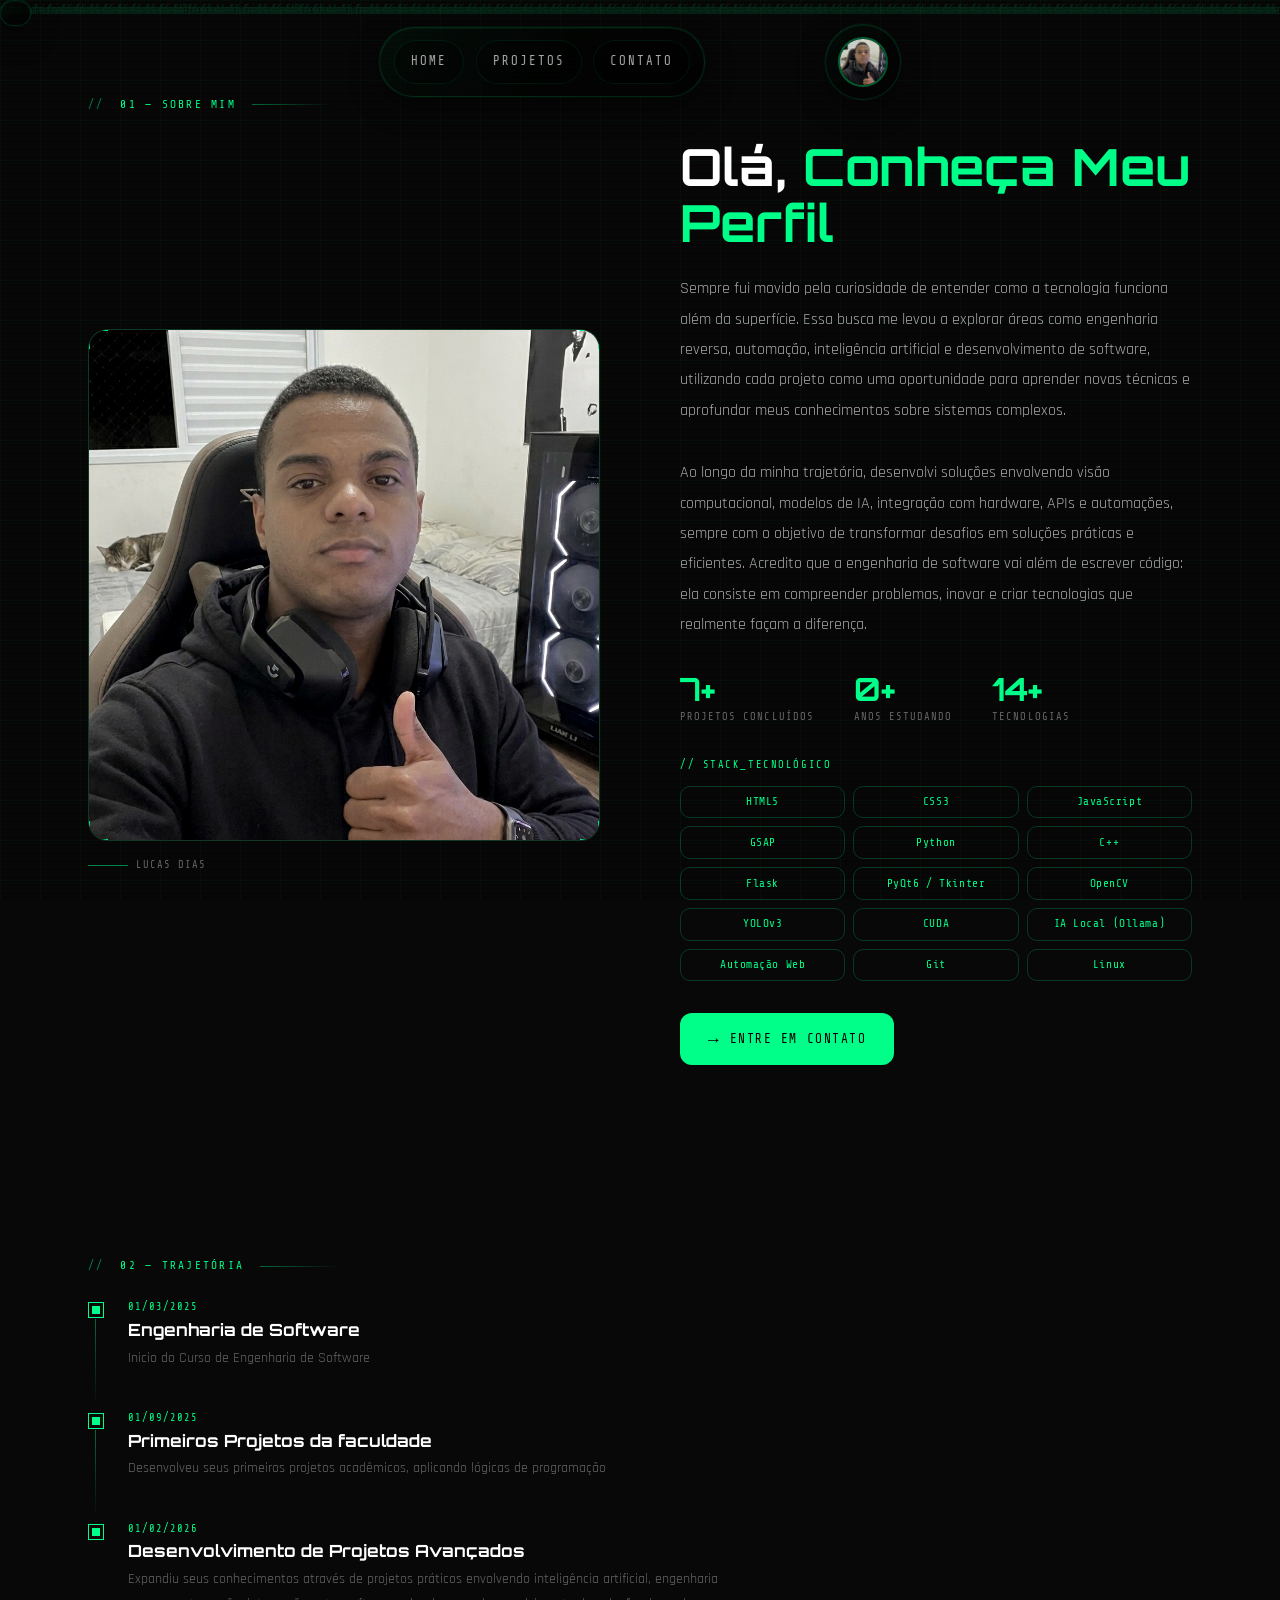
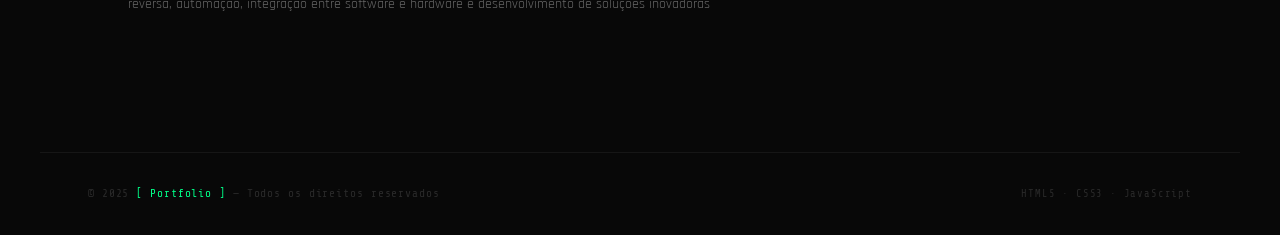
<file: pages/sobre.html>
<!DOCTYPE html>
<html lang="pt-BR">
<head>
  <!-- SEO META TAGS -->
  <meta charset="UTF-8" />
  <meta name="viewport" content="width=device-width, initial-scale=1.0" />
  <meta name="theme-color" content="#080808" />
  <meta name="description" content="Conheça mais sobre mim: trajetória, habilidades e experiência em desenvolvimento front-end e segurança digital." />
  <meta name="keywords" content="sobre mim, desenvolvedor, front-end, engenharia de software, habilidades, portfólio" />
  <meta name="author" content="[Seu Nome]" />
  <meta name="robots" content="index, follow" />

  <meta property="og:title" content="Sobre Mim — [ Portfolio ]" />
  <meta property="og:description" content="Minha trajetória como desenvolvedora front-end." />

  <title>Sobre Mim — [ Portfolio ]</title>

  <link rel="icon" href="data:image/svg+xml,<svg xmlns='http://www.w3.org/2000/svg' viewBox='0 0 32 32'><rect width='32' height='32' fill='%23000'/><text y='22' font-size='18' fill='%2300ff88'>&gt;_</text></svg>" />

  <link rel="stylesheet" href="../css/style.css" />
</head>
<body>

  <div class="cursor" aria-hidden="true"></div>
  <div class="cursor-ring" aria-hidden="true"></div>
  <div class="grid-bg" aria-hidden="true"></div>
  <div class="scanlines" aria-hidden="true"></div>
  <!-- MATRIX RAIN CANVAS -->
  <canvas id="matrix-canvas" aria-hidden="true"></canvas>
  <div class="page-transition" aria-hidden="true"></div>

  <!-- NAVEGAÇÃO -->
  <div class="nav__desktop-shell">
    <nav class="nav" role="navigation" aria-label="Navegação principal">
      <ul class="nav__links" role="list">
        <li><a href="../index.html">Home</a></li>
        <li><a href="projetos.html">Projetos</a></li>
        <li><a href="contato.html">Contato</a></li>
      </ul>
    </nav>

    <a href="sobre.html" class="nav__profile-link" aria-label="Ir para Sobre">
      <img src="../Assets/profile_picture.png" alt="Foto de perfil" />
    </a>
  </div>

  <nav class="nav" role="navigation" aria-label="Navegação principal">
    <a href="../index.html" class="nav__logo" aria-label="Ir para o início">[ Portfolio ]</a>

    <div class="nav__mobile-shortcuts">
      <a href="projetos.html" class="nav__shortcut">[ Projetos ]</a>
      <a href="contato.html" class="nav__shortcut">[ Contato ]</a>
    </div>

    <button class="nav__toggle" aria-label="Abrir menu" aria-expanded="false">
      <span></span><span></span><span></span>
    </button>
  </nav>

  <div class="page-wrapper">
    <main>

      <!-- ABOUT HERO -->
      <section class="about-hero" id="sobre" aria-label="Sobre mim">
        <div style="width:100%;">

          <p class="section-label reveal">01 — Sobre Mim</p>

          <div class="about-grid">

            <!-- IMAGEM / PLACEHOLDER -->
            <div class="about__img-wrap reveal reveal-delay-1">
              <div class="about__img-box">
                <img src="../Assets/profile_picture.png" alt="Foto de perfil" class="about__img-photo" />
                <div class="about__corner about__corner--tl"></div>
                <div class="about__corner about__corner--tr"></div>
                <div class="about__corner about__corner--bl"></div>
                <div class="about__corner about__corner--br"></div>
              </div>
              <!-- Linha decorativa abaixo da imagem -->
              <div style="margin-top:1rem; display:flex; gap:0.5rem; align-items:center;">
                <div style="width:40px; height:1px; background:var(--green); opacity:0.5;"></div>
                <span style="font-family:var(--font-mono); font-size:0.65rem; color:var(--gray-400); letter-spacing:0.1em;">LUCAS DIAS</span>
              </div>
            </div>

            <!-- TEXTO -->
            <div class="about__text">

              <h1 class="reveal reveal-delay-1">
                Olá, <span class="highlight">Conheça Meu Perfil</span>
              </h1>

              <p class="about__bio reveal reveal-delay-2">
                Sempre fui movido pela curiosidade de entender como a tecnologia funciona
                além da superfície. Essa busca me levou a explorar áreas como engenharia
                reversa, automação, inteligência artificial e desenvolvimento de software,
                utilizando cada projeto como uma oportunidade para aprender novas técnicas
                e aprofundar meus conhecimentos sobre sistemas complexos.
              </p>

              <p class="about__bio reveal reveal-delay-2">
                Ao longo da minha trajetória, desenvolvi soluções envolvendo visão
                computacional, modelos de IA, integração com hardware, APIs e automações,
                sempre com o objetivo de transformar desafios em soluções práticas e
                eficientes. Acredito que a engenharia de software vai além de escrever
                código: ela consiste em compreender problemas, inovar e criar tecnologias
                que realmente façam a diferença.
              </p>

              <!-- STATS -->
              <div class="stats-row reveal reveal-delay-3">
                <div class="stat">
                  <span class="stat__num" data-counter="8" data-suffix="+">8+</span>
                  <span class="stat__label">Projetos concluídos</span>
                </div>
                <div class="stat">
                  <span class="stat__num" data-counter="1" data-suffix="+">1+</span>
                  <span class="stat__label">Anos estudando</span>
                </div>
                <div class="stat">
                  <span class="stat__num" data-counter="15" data-suffix="+">15+</span>
                  <span class="stat__label">Tecnologias</span>
                </div>
              </div>

              <!-- SKILLS -->
              <div class="reveal reveal-delay-3">
                <p style="font-family:var(--font-mono); font-size:0.65rem; color:var(--green); letter-spacing:0.15em; text-transform:uppercase; margin-bottom:0.75rem;">
                  // stack_tecnológico
                </p>
                <div class="skills-grid">
                  <span class="skill-tag">HTML5</span>
                  <span class="skill-tag">CSS3</span>
                  <span class="skill-tag">JavaScript</span>
                  <span class="skill-tag">GSAP</span>
                  <span class="skill-tag">Python</span>
                  <span class="skill-tag">C++</span>
                  <span class="skill-tag">Flask</span>
                  <span class="skill-tag">PyQt6 / Tkinter</span>
                  <span class="skill-tag">OpenCV</span>
                  <span class="skill-tag">YOLOv3</span>
                  <span class="skill-tag">CUDA</span>
                  <span class="skill-tag">IA Local (Ollama)</span>
                  <span class="skill-tag">Automação Web</span>
                  <span class="skill-tag">Git</span>
                  <span class="skill-tag">Linux</span>
                </div>
              </div>

              <div class="reveal reveal-delay-4" style="margin-top:2rem;">
                <a href="contato.html" class="btn btn--primary">
                  <span class="btn-arrow">→</span>
                  <span>Entre em Contato</span>
                </a>
              </div>

            </div>
          </div>
        </div>
      </section>

      <!-- EXPERIÊNCIA / TIMELINE -->
      <section aria-label="Trajetória">
        <p class="section-label reveal">02 — Trajetória</p>

        <div style="max-width: 640px;">

          <div class="timeline-item reveal reveal-delay-1">
            <div class="timeline-dot"></div>
            <div class="timeline-content">
              <span class="timeline-year">01/03/2025</span>
              <h3 class="timeline-title">Engenharia de Software</h3>
              <p class="timeline-desc">Inicio do Curso de Engenharia de Software</p>
            </div>
          </div>

          <div class="timeline-item reveal reveal-delay-2">
            <div class="timeline-dot"></div>
            <div class="timeline-content">
              <span class="timeline-year">01/09/2025</span>
              <h3 class="timeline-title">Primeiros Projetos da faculdade</h3>
              <p class="timeline-desc">Desenvolveu seus primeiros projetos acadêmicos, aplicando lógicas de programação</p>
            </div>
          </div>

          <div class="timeline-item reveal reveal-delay-3">
            <div class="timeline-dot"></div>
            <div class="timeline-content">
              <span class="timeline-year">01/02/2026</span>
              <h3 class="timeline-title">Desenvolvimento de Projetos Avançados</h3>
              <p class="timeline-desc">
                Expandiu seus conhecimentos através de projetos práticos envolvendo
                inteligência artificial, engenharia reversa, automação, integração
                entre software e hardware e desenvolvimento de soluções inovadoras
              </p>
            </div>
          </div>

        </div>
      </section>

    </main>

    <footer class="footer" role="contentinfo">
      <p class="footer__copy">&copy; 2025 <span>[ Portfolio ]</span> — Todos os direitos reservados</p>
      <p class="footer__copy" style="color: var(--gray-600); font-size: 0.65rem;">HTML5 · CSS3 · JavaScript</p>
    </footer>
  </div>

  <!-- BOTTOM NAV MOBILE -->
  <nav class="bottom-nav" role="navigation" aria-label="Navegação mobile">
    <a href="../index.html" class="bottom-nav__item" aria-label="Home">
      <div class="bottom-nav__icon">
        <svg viewBox="0 0 24 24" fill="none" stroke="currentColor" stroke-width="1.6" stroke-linecap="round" stroke-linejoin="round"><path d="M4 11.5 12 4l8 7.5"/><path d="M6 10v9a1 1 0 0 0 1 1h3v-5.5h4V20h3a1 1 0 0 0 1-1v-9"/></svg>
      </div>
      <span class="bottom-nav__label">Home</span>
    </a>
    <a href="sobre.html" class="bottom-nav__item active" aria-label="Sobre">
      <div class="bottom-nav__icon">
        <img src="../Assets/profile_picture.png" alt="Sobre" />
      </div>
      <span class="bottom-nav__label">Sobre</span>
    </a>
    <a href="projetos.html" class="bottom-nav__item" aria-label="Projetos">
      <div class="bottom-nav__icon">
        <svg viewBox="0 0 24 24" fill="none" stroke="currentColor" stroke-width="1.6" stroke-linecap="round" stroke-linejoin="round"><path d="M3 7a1 1 0 0 1 1-1h5l2 2h9a1 1 0 0 1 1 1v9a1 1 0 0 1-1 1H4a1 1 0 0 1-1-1V7Z"/></svg>
      </div>
      <span class="bottom-nav__label">Projetos</span>
    </a>
    <a href="contato.html" class="bottom-nav__item" aria-label="Contato">
      <div class="bottom-nav__icon">
        <svg viewBox="0 0 24 24" fill="none" stroke="currentColor" stroke-width="1.6" stroke-linecap="round" stroke-linejoin="round"><rect x="3" y="5" width="18" height="14" rx="2"/><path d="m3.5 6 8.5 7 8.5-7"/></svg>
      </div>
      <span class="bottom-nav__label">Contato</span>
    </a>
  </nav>

  <script src="../js/main.js"></script>
  <style>
    /* Foto de perfil na seção Sobre */
    .about__img-photo {
      width: 100%;
      height: 100%;
      object-fit: cover;
      display: block;
      filter: grayscale(15%) contrast(1.05);
      position: relative;
    }

    /* Timeline styles */
    .timeline-item {
      display: flex;
      gap: 1.5rem;
      margin-bottom: 2.5rem;
      position: relative;
    }
    .timeline-item::before {
      content: '';
      position: absolute;
      left: 7px;
      top: 20px;
      width: 1px;
      height: calc(100% + 1rem);
      background: linear-gradient(180deg, rgba(0,255,136,0.4), transparent);
    }
    .timeline-item:last-child::before { display: none; }
    .timeline-dot {
      width: 16px;
      height: 16px;
      min-width: 16px;
      border: 1px solid var(--green);
      background: var(--dark);
      margin-top: 3px;
      position: relative;
    }
    .timeline-dot::after {
      content: '';
      position: absolute;
      inset: 3px;
      background: var(--green);
    }
    .timeline-year {
      font-family: var(--font-mono);
      font-size: 0.65rem;
      color: var(--green);
      letter-spacing: 0.1em;
      display: block;
      margin-bottom: 0.3rem;
    }
    .timeline-title {
      font-family: var(--font-display);
      font-size: 1.05rem;
      font-weight: 700;
      color: var(--white);
      margin-bottom: 0.4rem;
    }
    .timeline-desc {
      font-size: 0.9rem;
      color: var(--gray-400);
      line-height: 1.7;
    }
  </style>
</body>
</html>
</file>
<file: css/style.css>
/* ============================================
   PORTFOLIO - CYBER SECURITY THEME
   Developed with HTML5, CSS3, JavaScript
   ============================================ */

/* === FONTS & IMPORTS === */
@import url('https://fonts.googleapis.com/css2?family=Share+Tech+Mono&family=Rajdhani:wght@300;400;500;600;700&family=Orbitron:wght@400;700;900&display=swap');

/* === CSS VARIABLES === */
:root {
  --black: #000000;
  --dark: #080808;
  --dark-2: #0d0d0d;
  --dark-3: #111111;
  --gray-900: #141414;
  --gray-800: #1a1a1a;
  --gray-700: #222222;
  --gray-600: #2a2a2a;
  --gray-400: #666666;
  --gray-200: #aaaaaa;
  --white: #ffffff;
  --off-white: #e8e8e8;
  --green: #00ff88;
  --green-dim: #00cc6a;
  --green-dark: #003322;
  --accent: #00ff88;

  --font-mono: 'Share Tech Mono', monospace;
  --font-display: 'Orbitron', sans-serif;
  --font-body: 'Rajdhani', sans-serif;

  --grid-size: 40px;
  --transition: 0.4s cubic-bezier(0.19, 1, 0.22, 1);
  --transition-fast: 0.2s ease;
}

/* === RESET === */
*, *::before, *::after {
  margin: 0;
  padding: 0;
  box-sizing: border-box;
}

html {
  scroll-behavior: smooth;
  font-size: 16px;
  background-color: var(--dark);
}

body {
  background-color: var(--dark);
  color: var(--white);
  font-family: var(--font-body);
  font-size: 1rem;
  line-height: 1.6;
  overflow-x: hidden;
  cursor: none;
}

a {
  color: inherit;
  text-decoration: none;
}

img {
  max-width: 100%;
  display: block;
}

/* === CUSTOM CURSOR === */
.cursor {
  position: fixed;
  width: 12px;
  height: 12px;
  background: var(--green);
  border-radius: 50%;
  pointer-events: none;
  z-index: 9999;
  transform: translate(-50%, -50%);
  transition: width 0.2s, height 0.2s;
  mix-blend-mode: difference;
  opacity: 0;
}

.cursor-ring {
  position: fixed;
  width: 36px;
  height: 36px;
  border: 1px solid var(--green);
  border-radius: 50%;
  pointer-events: none;
  z-index: 9998;
  transform: translate(-50%, -50%);
  transition: width 0.15s ease, height 0.15s ease;
  opacity: 0;
}

body:hover .cursor { opacity: 1; }

/* === GRID BACKGROUND === */
.grid-bg {
  position: fixed;
  inset: 0;
  z-index: 0;
  pointer-events: none;
  background-image:
    linear-gradient(rgba(0,255,136,0.04) 1px, transparent 1px),
    linear-gradient(90deg, rgba(0,255,136,0.04) 1px, transparent 1px);
  background-size: var(--grid-size) var(--grid-size);
}

/* === BOOT SCREEN === */
.boot-screen {
  position: fixed;
  inset: 0;
  z-index: 9999;
  background: #000;
  color: var(--green);
  font-family: var(--font-mono);
  display: flex;
  align-items: center;
  justify-content: center;
  overflow: hidden;
}

.boot-screen__container {
  position: relative;
  width: min(1024px, 100%);
  padding: 2rem;
  display: flex;
  justify-content: center;
  align-items: center;
}

.boot-screen__content {
  width: 100%;
  border: 1px solid rgba(0,255,136,0.2);
  background: rgba(0,0,0,0.92);
  box-shadow: 0 0 60px rgba(0,255,136,0.18);
  border-radius: 20px;
  padding: 2rem;
  position: relative;
}

.boot-screen__content::before {
  content: '';
  position: absolute;
  inset: 0;
  pointer-events: none;
  background-image:
    linear-gradient(rgba(0,255,136,0.03) 1px, transparent 1px),
    linear-gradient(90deg, rgba(0,255,136,0.03) 1px, transparent 1px);
  opacity: 0.65;
}

.boot-screen__line,
.boot-screen__label,
.boot-screen__status {
  position: relative;
  z-index: 1;
}

.boot-screen__line {
  font-size: clamp(1.2rem, 2.5vw, 2.5rem);
  font-family: var(--font-display);
  letter-spacing: 0.1em;
  margin-bottom: 2rem;
}

.boot-screen__log {
  position: relative;
  z-index: 1;
  display: grid;
  gap: 0.85rem;
  margin-bottom: 1.75rem;
}

.boot-screen__log-line {
  font-size: 0.95rem;
  color: var(--gray-200);
  display: flex;
  flex-wrap: wrap;
  gap: 0.35rem;
}

.boot-screen__log-line--status {
  color: var(--green);
}

.boot-screen__progress-block {
  position: relative;
  z-index: 1;
  margin-bottom: 1.5rem;
}

.boot-screen__label {
  font-size: 0.85rem;
  color: var(--gray-200);
  margin-bottom: 0.7rem;
}

.boot-screen__progress-bar {
  width: 100%;
  height: 12px;
  border: 1px solid rgba(0,255,136,0.25);
  border-radius: 999px;
  background: rgba(0,255,136,0.08);
  overflow: hidden;
}

.boot-screen__progress-fill {
  display: block;
  width: 0;
  height: 100%;
  background: linear-gradient(90deg, rgba(0,255,136,0.9), rgba(0,255,136,0.4));
  box-shadow: 0 0 18px rgba(0,255,136,0.35);
  transition: width 0.2s ease;
}

.boot-screen__status {
  font-size: 0.9rem;
  color: var(--green);
  opacity: 0;
  transition: opacity 0.25s ease;
}

.boot-screen-hidden {
  opacity: 0;
  visibility: hidden;
  transition: opacity 0.35s ease, visibility 0.35s ease;
}

@media (max-width: 768px) {
  .boot-screen__content {
    padding: 1.5rem;
    border-radius: 16px;
  }
  .boot-screen__line {
    font-size: 1.8rem;
  }
  .boot-screen__log-line {
    font-size: 0.88rem;
  }
  .boot-screen__progress-bar {
    height: 10px;
  }
}

/* === NOISE OVERLAY === */
.noise {
  position: fixed;
  inset: 0;
  z-index: 1;
  pointer-events: none;
  opacity: 0.03;
  background-image: url("data:image/svg+xml,%3Csvg viewBox='0 0 256 256' xmlns='http://www.w3.org/2000/svg'%3E%3Cfilter id='noise'%3E%3CfeTurbulence type='fractalNoise' baseFrequency='0.9' numOctaves='4' stitchTiles='stitch'/%3E%3C/filter%3E%3Crect width='100%25' height='100%25' filter='url(%23noise)'/%3E%3C/svg%3E");
}

/* === SCANLINES === */
.scanlines {
  position: fixed;
  inset: 0;
  z-index: 2;
  pointer-events: none;
  background: repeating-linear-gradient(
    0deg,
    transparent,
    transparent 2px,
    rgba(0,0,0,0.1) 2px,
    rgba(0,0,0,0.1) 4px
  );
}

/* === PAGE WRAPPER === */
.page-wrapper {
  position: relative;
  z-index: 10;
  min-height: 100vh;
  min-height: 100dvh;
}

/* === NAVIGATION === */
.nav__desktop-shell {
  position: fixed;
  top: 24px;
  left: 50%;
  transform: translateX(-50%) translateY(-20px);
  z-index: 1000;
  display: flex;
  align-items: center;
  gap: 120px;
  opacity: 0;
  filter: blur(8px);
  animation: navEnterDesktop 500ms cubic-bezier(.19,1,.22,1) forwards;
}

@keyframes navEnterDesktop {
  to {
    opacity: 1;
    transform: translateX(-50%) translateY(0);
    filter: blur(0);
  }
}

.nav {
  position: relative;
  width: fit-content;
  max-width: calc(100% - 2rem);
  padding: 0.74rem 0.9rem;
  height: auto;
  display: flex;
  align-items: center;
  justify-content: center;
  border-radius: 999px;
  border: 1px solid rgba(0,255,136,0.14);
  background: linear-gradient(135deg, rgba(0,30,15,0.30), rgba(0,0,0,0.55) 60%, rgba(0,0,0,0.65) 100%), rgba(6,8,6,0.55);
  backdrop-filter: blur(26px) saturate(140%);
  -webkit-backdrop-filter: blur(26px) saturate(140%);
  box-shadow: 0 10px 30px rgba(0,0,0,0.45), 0 0 0 1px rgba(0,255,136,0.05), inset 0 1px 0 rgba(0,255,136,0.06);
}

.nav:hover {
  backdrop-filter: blur(30px) saturate(190%);
  -webkit-backdrop-filter: blur(30px) saturate(190%);
}

.nav__logo {
  font-family: var(--font-mono);
  font-size: 0.85rem;
  color: var(--green);
  letter-spacing: 0.05em;
  transition: opacity var(--transition-fast);
  flex-shrink: 0;
  display: none;
}

.nav__logo:hover { opacity: 0.7; }

.nav__links {
  display: flex;
  align-items: center;
  gap: 0.7rem;
  list-style: none;
}

.nav__links li {
  display: flex;
}

.nav__links a {
  font-family: var(--font-mono);
  font-size: 0.78rem;
  color: var(--gray-200);
  letter-spacing: 0.16em;
  text-transform: uppercase;
  position: relative;
  padding: 0.7rem 1rem;
  border-radius: 999px;
  border: 1px solid rgba(0,255,136,0.08);
  background: rgba(0,0,0,0.30);
  transition: color 300ms ease, background 300ms ease, border-color 300ms ease, transform 300ms ease, box-shadow 300ms ease;
}

.nav__links a:hover,
.nav__links a.active {
  color: var(--green);
  background: rgba(0,255,136,0.14);
  border-color: rgba(0,255,136,0.28);
  transform: scale(1.04);
  box-shadow: 0 0 18px rgba(0,255,136,0.14);
}

.nav__links a.active {
  box-shadow: 0 0 20px rgba(0,255,136,0.18);
}

.nav__profile-link {
  display: flex;
  align-items: center;
  justify-content: center;
  width: 76px;
  height: 76px;
  padding: 12px;
  border-radius: 50%;
  border: 1px solid rgba(0,255,136,0.14);
  overflow: visible;
  background: linear-gradient(135deg, rgba(0,30,15,0.30), rgba(0,0,0,0.55) 60%, rgba(0,0,0,0.65) 100%), rgba(6,8,6,0.55);
  backdrop-filter: blur(26px) saturate(140%);
  -webkit-backdrop-filter: blur(26px) saturate(140%);
  transition: transform 300ms ease, border-color 300ms ease, box-shadow 300ms ease;
  box-shadow: 0 10px 30px rgba(0,0,0,0.45), 0 0 0 1px rgba(0,255,136,0.05), inset 0 1px 0 rgba(0,255,136,0.06);
}

.nav__profile-link:hover {
  transform: scale(1.06) rotate(2deg);
  border-color: rgba(0,255,136,0.35);
  box-shadow: 0 10px 30px rgba(0,0,0,0.45), 0 0 20px rgba(0,255,136,0.25);
}

.nav__profile-link img {
  width: 100%;
  height: 100%;
  border-radius: 50%;
  object-fit: cover;
  border: 2px solid rgba(0,255,136,0.35);
}

/* === ATALHOS MOBILE NA NAVBAR === */
.nav__mobile-shortcuts {
  display: none;
}

@media (max-width: 900px) {
  .nav__desktop-shell {
    display: none;
  }

  .nav {
    top: 0;
    left: 0;
    right: 0;
    transform: none;
    width: auto;
    max-width: none;
    display: flex;
    flex-direction: row;
    align-items: center;
    padding: 0 1rem;
    height: 60px;
    border-radius: 0;
    border: none;
    border-bottom: 1px solid rgba(0,255,136,0.1);
    background: rgba(8,8,8,0.85);
    backdrop-filter: blur(12px);
    -webkit-backdrop-filter: blur(12px);
    box-shadow: none;
    opacity: 1;
    filter: none;
    animation: none;
  }

  .nav__logo {
    display: block;
  }

  .nav__mobile-shortcuts {
    display: flex;
    align-items: center;
    justify-content: center;
    gap: 0.75rem;
    flex: 1;
    padding: 0 0.5rem;
  }

  .nav__shortcut {
    font-family: 'Share Tech Mono', monospace;
    font-size: 0.85rem;
    color: #aaaaaa;
    letter-spacing: 0.05em;
    white-space: nowrap;
    transition: color 0.2s ease;
    line-height: 1;
    background: rgba(255,255,255,0.04);
    border: 0.5px solid rgba(255,255,255,0.08);
    padding: 0.3rem 0.7rem;
    border-radius: 20px;
  }

  .nav__shortcut:hover,
  .nav__shortcut.active {
    color: #00ff88;
    border-color: rgba(0,255,136,0.3);
    background: rgba(0,255,136,0.05);
  }

  .nav__logo {
    font-size: 0.85rem;
    flex-shrink: 0;
  }

  .nav__toggle {
    flex-shrink: 0;
  }
}

/* Mobile nav toggle */
.nav__toggle {
  display: none;
  flex-direction: column;
  gap: 5px;
  cursor: pointer;
  background: none;
  border: none;
  padding: 4px;
}

.nav__toggle span {
  display: block;
  width: 22px;
  height: 1px;
  background: var(--green);
  transition: all 0.3s ease;
}

.nav__toggle.open span:nth-child(1) { transform: translateY(6px) rotate(45deg); }
.nav__toggle.open span:nth-child(2) { opacity: 0; }
.nav__toggle.open span:nth-child(3) { transform: translateY(-6px) rotate(-45deg); }

/* === SECTION BASE === */
section {
  padding: 6rem 3rem;
  max-width: 1200px;
  margin: 0 auto;
}

.section-label {
  font-family: var(--font-mono);
  font-size: 0.7rem;
  color: var(--green);
  letter-spacing: 0.2em;
  text-transform: uppercase;
  margin-bottom: 1.5rem;
  display: flex;
  align-items: center;
  gap: 1rem;
}

.section-label::before {
  content: '//';
  opacity: 0.5;
}

.section-label::after {
  content: '';
  flex: 1;
  height: 1px;
  background: linear-gradient(90deg, rgba(0,255,136,0.4), transparent);
  max-width: 80px;
}

h1, h2, h3 {
  font-family: var(--font-display);
  line-height: 1.1;
}

/* === PAGE TRANSITION === */
.page-transition {
  position: fixed;
  inset: 0;
  z-index: 9000;
  background: var(--dark);
  transform: translateY(-100%);
  pointer-events: none;
}

.page-transition.entering {
  animation: pageIn 0.5s cubic-bezier(0.19,1,0.22,1) forwards;
}

.page-transition.leaving {
  animation: pageOut 0.5s cubic-bezier(0.19,1,0.22,1) forwards;
}

@keyframes pageIn {
  from { transform: translateY(100%); }
  to   { transform: translateY(0); }
}

@keyframes pageOut {
  from { transform: translateY(0); }
  to   { transform: translateY(-100%); }
}

/* === BUTTONS === */
.btn {
  display: inline-flex;
  align-items: center;
  gap: 0.6rem;
  padding: 0.75rem 1.75rem;
  font-family: var(--font-mono);
  font-size: 0.8rem;
  letter-spacing: 0.12em;
  text-transform: uppercase;
  cursor: pointer;
  border: none;
  transition: all var(--transition);
  position: relative;
  overflow: hidden;
  border-radius: 12px;
}

.btn::before {
  content: '';
  position: absolute;
  inset: 0;
  transform: translateX(-101%);
  transition: transform var(--transition);
  border-radius: 12px;
}

.btn:hover::before { transform: translateX(0); }

.btn--primary {
  background: var(--green);
  color: var(--black);
  border-radius: 12px;
}

.btn--primary::before { background: var(--white); }
.btn--primary:hover { color: var(--black); }

.btn--outline {
  background: transparent;
  color: var(--white);
  border: 1px solid rgba(255,255,255,0.15);
  border-radius: 12px;
}

.btn--outline::before { background: rgba(255,255,255,0.05); }
.btn--outline:hover { border-color: var(--green); color: var(--green); }

.btn span { position: relative; z-index: 1; }
.btn .btn-arrow { position: relative; z-index: 1; font-size: 1.1rem; }

/* === HERO (index.html) === */
.hero {
  min-height: 100vh;
  min-height: 100dvh;
  display: flex;
  align-items: center;
  padding-top: 70px;
  position: relative;
  overflow: hidden;
}

.hero__content {
  position: relative;
  z-index: 2;
}

.hero__eyebrow {
  font-family: var(--font-mono);
  font-size: 0.75rem;
  color: var(--green);
  letter-spacing: 0.2em;
  text-transform: uppercase;
  margin-bottom: 1.5rem;
  opacity: 0;
  transform: translateY(20px);
}

.hero__title {
  font-size: clamp(3rem, 8vw, 7rem);
  font-weight: 900;
  line-height: 1;
  margin-bottom: 1.5rem;
  color: var(--white);
}

.hero__title .name {
  color: var(--green);
  position: relative;
}

.hero__title .bracket {
  color: var(--gray-400);
  font-weight: 400;
}

.hero__subtitle {
  font-family: var(--font-mono);
  font-size: 1rem;
  color: var(--gray-200);
  margin-bottom: 1rem;
  min-height: 1.5em;
}

.hero__subtitle .cursor-blink {
  display: inline-block;
  width: 2px;
  height: 1em;
  background: var(--green);
  margin-left: 2px;
  vertical-align: middle;
  animation: blink 1s step-end infinite;
}

@keyframes blink {
  50% { opacity: 0; }
}

.hero__desc {
  font-size: 1rem;
  color: var(--gray-200);
  max-width: 480px;
  margin-bottom: 2.5rem;
  line-height: 1.8;
}

.hero__buttons {
  display: flex;
  gap: 1rem;
  flex-wrap: wrap;
}

/* Terminal decoration */
.hero__terminal {
  position: absolute;
  right: 0;
  bottom: 8%;
  width: 420px;
  background: var(--gray-900);
  border: 0.5px solid rgba(0,255,136,0.15);
  font-family: var(--font-mono);
  font-size: 0.8rem;
  opacity: 0;
  transform: translateY(30px);
  border-radius: 16px;
  overflow: hidden;
}

.terminal__bar {
  display: flex;
  align-items: center;
  gap: 6px;
  padding: 10px 14px;
  background: var(--gray-800);
  border-bottom: 1px solid rgba(0,255,136,0.1);
}

.terminal__dot {
  width: 10px;
  height: 10px;
  border-radius: 50%;
}

.terminal__dot--red   { background: #ff5f57; }
.terminal__dot--yellow{ background: #febc2e; }
.terminal__dot--green { background: #28c840; }

.terminal__title {
  margin-left: auto;
  margin-right: auto;
  font-size: 0.65rem;
  color: var(--gray-400);
  letter-spacing: 0.1em;
}

.terminal__body {
  padding: 1.25rem 1.5rem;
  line-height: 2;
}

.terminal__line { display: flex; gap: 0.5rem; }
.terminal__prompt { color: var(--green); }
.terminal__cmd { color: var(--off-white); }
.terminal__out { color: var(--gray-200); padding-left: 1rem; }
.terminal__out.green { color: var(--green); }

/* === STATUS BADGE === */
.status-badge {
  display: inline-flex;
  align-items: center;
  gap: 0.5rem;
  font-family: var(--font-mono);
  font-size: 0.7rem;
  color: var(--green);
  border: 0.5px solid rgba(0,255,136,0.25);
  padding: 0.35rem 1rem;
  margin-bottom: 2rem;
  letter-spacing: 0.1em;
  border-radius: 20px;
  background: rgba(0,255,136,0.04);
}

.status-badge .dot {
  width: 6px;
  height: 6px;
  border-radius: 50%;
  background: var(--green);
  animation: pulse 2s infinite;
}

@keyframes pulse {
  0%, 100% { opacity: 1; transform: scale(1); }
  50%       { opacity: 0.4; transform: scale(0.8); }
}

/* === ABOUT PAGE === */
.about-hero {
  min-height: 100vh;
  min-height: 100dvh;
  padding-top: 70px;
  display: flex;
  align-items: center;
}

.about-grid {
  display: grid;
  grid-template-columns: 1fr 1fr;
  gap: 5rem;
  align-items: center;
}

.about__img-wrap {
  position: relative;
}

.about__img-box {
  width: 100%;
  aspect-ratio: 1;
  background: var(--gray-900);
  border: 1px solid rgba(0,255,136,0.2);
  display: flex;
  align-items: center;
  justify-content: center;
  position: relative;
  overflow: hidden;
}

.about__img-box::before {
  content: '';
  position: absolute;
  inset: 0;
  background: linear-gradient(135deg, transparent 60%, rgba(0,255,136,0.05));
}

.about__img-placeholder {
  font-family: var(--font-mono);
  font-size: 6rem;
  color: var(--gray-600);
  user-select: none;
}

.about__corner {
  position: absolute;
  width: 20px;
  height: 20px;
  border-color: var(--green);
  border-style: solid;
}

.about__corner--tl { top: -1px; left: -1px; border-width: 2px 0 0 2px; }
.about__corner--tr { top: -1px; right: -1px; border-width: 2px 2px 0 0; }
.about__corner--bl { bottom: -1px; left: -1px; border-width: 0 0 2px 2px; }
.about__corner--br { bottom: -1px; right: -1px; border-width: 0 2px 2px 0; }

.about__text h1 {
  font-size: clamp(2rem, 4vw, 3.5rem);
  margin-bottom: 1.5rem;
}

.about__text h1 .highlight { color: var(--green); }

.about__bio {
  font-size: 1rem;
  color: var(--gray-200);
  line-height: 1.9;
  margin-bottom: 2rem;
}

.skills-grid {
  display: grid;
  grid-template-columns: repeat(3, 1fr);
  gap: 0.5rem;
  margin-bottom: 2rem;
}

.skill-tag {
  font-family: var(--font-mono);
  font-size: 0.7rem;
  color: var(--green);
  border: 0.5px solid rgba(0,255,136,0.2);
  padding: 0.4rem 0.8rem;
  text-align: center;
  letter-spacing: 0.05em;
  transition: all var(--transition-fast);
  border-radius: 10px;
}

.skill-tag:hover {
  background: rgba(0,255,136,0.08);
  border-color: var(--green);
}

/* Stats row */
.stats-row {
  display: flex;
  gap: 2.5rem;
  margin: 2rem 0;
}

.stat {
  display: flex;
  flex-direction: column;
}

.stat__num {
  font-family: var(--font-display);
  font-size: 2rem;
  font-weight: 700;
  color: var(--green);
  line-height: 1;
}

.stat__label {
  font-family: var(--font-mono);
  font-size: 0.65rem;
  color: var(--gray-400);
  letter-spacing: 0.1em;
  text-transform: uppercase;
  margin-top: 0.25rem;
}

/* === PROJECTS PAGE === */
.projects-header {
  padding-top: calc(70px + 4rem);
  padding-bottom: 2rem;
  padding-left: 3rem;
  padding-right: 3rem;
  max-width: 1200px;
  margin: 0 auto;
  display: grid;
  grid-template-columns: 1fr 1fr;
  grid-template-rows: auto auto auto;
  column-gap: 3rem;
  align-items: start;
}

.projects-header .section-label {
  grid-column: 1;
  grid-row: 1;
}

.projects-header h1 {
  grid-column: 1;
  grid-row: 2;
}

.projects-header p {
  grid-column: 1;
  grid-row: 3;
}

.projects-header .filter-row {
  grid-column: 1;
  grid-row: 4;
}

@media (max-width: 900px) {
  .projects-header {
    grid-template-columns: 1fr;
    padding-left: 1.5rem;
    padding-right: 1.5rem;
    padding-top: calc(60px + 2rem);
  }

  .projects-header .section-label,
  .projects-header h1,
  .projects-header p,
  .projects-header .filter-row {
    grid-column: 1;
  }
}

.projects-grid {
  display: grid;
  grid-template-columns: repeat(4, 1fr);
  gap: 1.5rem;
  padding: 0 3rem 6rem;
  max-width: 1400px;
  margin: 0 auto;
}

@media (max-width: 1200px) {
  .projects-grid {
    grid-template-columns: repeat(3, 1fr);
  }
}

@media (max-width: 1000px) {
  .projects-grid {
    grid-template-columns: repeat(2, 1fr);
  }
}

@media (max-width: 768px) {
  .projects-grid {
    grid-template-columns: 1fr;
    padding: 0 1.5rem 4rem;
  }
}

.project-card {
  background: var(--gray-900);
  border: 0.5px solid rgba(255,255,255,0.06);
  position: relative;
  overflow: hidden;
  transition: border-color var(--transition), transform var(--transition);
  cursor: pointer;
  border-radius: 16px;
}

.project-card:hover {
  border-color: rgba(0,255,136,0.35);
  transform: translateY(-4px);
}

.project-card::before {
  content: '';
  position: absolute;
  inset: 0;
  background: linear-gradient(135deg, rgba(0,255,136,0.04), transparent);
  opacity: 0;
  transition: opacity var(--transition);
  border-radius: 16px;
  z-index: 1;
}

.project-card:hover::before { opacity: 1; }

/* Overlay escuro que "revela" o card ao final do loading, no lugar do
   filter: blur() (caro para o Android renderizar). Só anima opacity,
   que é uma propriedade compositável — leve mesmo com scroll ativo. */
.project-card::after {
  content: '';
  position: absolute;
  inset: 0;
  background: #050705;
  opacity: 1;
  transition: opacity 0.55s cubic-bezier(0.19,1,0.22,1);
  border-radius: 16px;
  pointer-events: none;
  z-index: 4;
}

.project-card--visible::after {
  opacity: 0;
}

.project-card__preview {
  width: 100%;
  aspect-ratio: 16/9;
  background: var(--gray-800);
  display: flex;
  align-items: center;
  justify-content: center;
  font-family: var(--font-mono);
  font-size: 0.7rem;
  color: var(--gray-600);
  border-bottom: 0.5px solid rgba(255,255,255,0.05);
  position: relative;
  overflow: hidden;
  border-radius: 16px 16px 0 0;
}

/* ========================================
   PROJECT CARD MEDIA OVERLAY SYSTEM
   Thumbnail + Video Preview
   ======================================== */

.project-card__media {
  position: relative;
  overflow: hidden;
  width: 100%;
  height: 100%;
  border-radius: 16px 16px 0 0;
}

.project-thumb {
  position: absolute;
  inset: 0;
  width: 100%;
  height: 100%;
  object-fit: cover;
  opacity: 1;
  transition: opacity 400ms cubic-bezier(0.19, 1, 0.22, 1),
              filter 400ms cubic-bezier(0.19, 1, 0.22, 1);
  z-index: 2;
}

.project-video {
  position: absolute;
  inset: 0;
  width: 100%;
  height: 100%;
  object-fit: cover;
  opacity: 0;
  transform: scale(1);
  transition: opacity 400ms cubic-bezier(0.19, 1, 0.22, 1),
              transform 400ms cubic-bezier(0.19, 1, 0.22, 1),
              filter 400ms cubic-bezier(0.19, 1, 0.22, 1);
  z-index: 1;
}

/* Video playing state */
.project-video.playing {
  opacity: 1;
  transform: scale(1.03);
  z-index: 3;
}

.project-thumb.hidden {
  opacity: 0;
}

/* Acessibilidade: Respeitar preferência por movimento reduzido */
@media (prefers-reduced-motion: reduce) {
  .project-thumb,
  .project-video {
    transition: none !important;
    transform: scale(1) !important;
  }

  .project-card__media {
    position: relative;
  }

  /* Desabilitar autoplay para usuários com motion reduce */
  .project-video {
    display: none;
  }
}

.project-card__body {
  padding: 1.5rem;
}

.project-card__tag {
  display: inline-block;
  font-family: var(--font-mono);
  font-size: 0.6rem;
  color: var(--green);
  border: 0.5px solid rgba(0,255,136,0.3);
  padding: 0.25rem 0.65rem;
  letter-spacing: 0.1em;
  margin-bottom: 0.75rem;
  border-radius: 20px;
}

.project-card__title {
  font-family: var(--font-display);
  font-size: 1.1rem;
  font-weight: 700;
  color: var(--white);
  margin-bottom: 0.6rem;
}

.project-card__desc {
  font-size: 0.9rem;
  color: var(--gray-400);
  line-height: 1.7;
  margin-bottom: 1.25rem;
}

.project-card__techs {
  display: flex;
  flex-wrap: wrap;
  gap: 0.4rem;
}

.tech-pill {
  font-family: var(--font-mono);
  font-size: 0.6rem;
  color: var(--gray-200);
  background: var(--gray-800);
  padding: 0.25rem 0.7rem;
  border: 0.5px solid rgba(255,255,255,0.08);
  letter-spacing: 0.05em;
  border-radius: 20px;
}

.project-card__links {
  position: absolute;
  top: 1rem;
  right: 1rem;
  display: flex;
  gap: 0.5rem;
  opacity: 0;
  transition: opacity var(--transition-fast);
}

.project-card:hover .project-card__links { opacity: 1; }

.project-link-btn {
  width: 32px;
  height: 32px;
  background: var(--dark);
  border: 1px solid rgba(0,255,136,0.3);
  display: flex;
  align-items: center;
  justify-content: center;
  font-size: 0.85rem;
  transition: all var(--transition-fast);
  color: var(--green);
}

.project-link-btn:hover {
  background: var(--green);
  color: var(--black);
}

/* ===================================================
   PROJECT DETAILS
   =================================================== */
.project-detail__hero {
  display: grid;
  grid-template-columns: minmax(0, 1.45fr) minmax(320px, 0.9fr);
  gap: 2.5rem;
  align-items: start;
}

.project-detail__hero-video {
  position: relative;
  border-radius: 24px;
  overflow: hidden;
  border: 0.5px solid rgba(255, 255, 255, 0.08);
  box-shadow: 0 28px 80px rgba(0, 255, 136, 0.08);
  background: var(--gray-900);
  min-height: 420px;
}

.project-detail__hero-video video {
  position: absolute;
  inset: 0;
  width: 100%;
  height: 100%;
  display: block;
  object-fit: cover;
  object-position: center;
}

.project-detail__hero-info {
  display: flex;
  flex-direction: column;
  gap: 1.25rem;
}

.project-detail__hero-title {
  font-size: clamp(2.5rem, 4vw, 4.2rem);
  line-height: 1;
  margin-bottom: 0.25rem;
}

.project-detail__hero-subtitle {
  color: var(--gray-300);
  line-height: 1.8;
  font-size: 1rem;
}

.project-detail__meta {
  display: flex;
  flex-wrap: wrap;
  gap: 0.75rem;
  align-items: center;
}

.project-detail__meta-pill {
  font-family: var(--font-mono);
  font-size: 0.75rem;
  letter-spacing: 0.12em;
  color: var(--green);
  border: 0.5px solid rgba(0, 255, 136, 0.25);
  padding: 0.55rem 0.95rem;
  border-radius: 999px;
  background: rgba(0, 255, 136, 0.04);
}

.project-detail__techs {
  display: flex;
  flex-wrap: wrap;
  gap: 0.65rem;
}

.project-detail__actions {
  display: flex;
  flex-wrap: wrap;
  gap: 1rem;
  margin-top: 0.4rem;
}

.project-detail__actions .btn {
  min-width: 152px;
}

.project-detail__about-text {
  color: var(--gray-300);
  line-height: 1.75;
  font-size: 1rem;
  max-width: 900px;
}

.project-detail__feature-grid {
  display: grid;
  grid-template-columns: repeat(3, minmax(0, 1fr));
  gap: 1rem;
}

.feature-card {
  background: var(--gray-900);
  border: 0.5px solid rgba(255, 255, 255, 0.08);
  border-radius: 18px;
  padding: 1.35rem;
  transition: transform var(--transition), border-color var(--transition), box-shadow var(--transition);
}

.feature-card:hover {
  transform: translateY(-3px);
  border-color: rgba(0, 255, 136, 0.25);
  box-shadow: 0 20px 45px rgba(0, 255, 136, 0.08);
}

.feature-card__icon {
  width: 44px;
  height: 44px;
  border-radius: 16px;
  border: 0.5px solid rgba(0, 255, 136, 0.18);
  display: grid;
  place-items: center;
  color: var(--green);
  margin-bottom: 1rem;
  background: rgba(0, 255, 136, 0.04);
}

.feature-card__text {
  color: var(--gray-300);
  line-height: 1.7;
  font-size: 0.95rem;
}

.project-detail__architecture-card {
  border-radius: 22px;
  overflow: hidden;
  border: 0.5px solid rgba(255, 255, 255, 0.08);
  box-shadow: 0 24px 70px rgba(0, 255, 136, 0.08);
  transition: transform var(--transition), border-color var(--transition);
}

.project-detail__architecture-card:hover {
  transform: scale(1.01);
  border-color: rgba(0, 255, 136, 0.22);
}

.project-detail__architecture-card img {
  width: 100%;
  display: block;
  object-fit: cover;
}

.project-detail__architecture-caption {
  padding: 1rem 1.25rem;
  font-family: var(--font-mono);
  font-size: 0.8rem;
  color: var(--gray-400);
}

.project-detail__navigation {
  display: flex;
  flex-wrap: wrap;
  gap: 1rem;
  align-items: center;
  justify-content: flex-start;
}

.project-detail__navigation a {
  display: inline-flex;
  justify-content: center;
  min-width: 170px;
}

.project-detail__other .projects-grid {
  margin-top: 1.5rem;
}

.project-detail__not-found {
  display: grid;
  place-items: center;
  padding: 6rem 3rem;
  text-align: center;
}

.project-detail__not-found h1 {
  font-size: clamp(2.5rem, 5vw, 4rem);
  margin-bottom: 1rem;
}

.project-detail__not-found p {
  color: var(--gray-300);
  margin-bottom: 1.6rem;
  max-width: 560px;
}

@media (max-width: 960px) {
  .project-detail__hero {
    grid-template-columns: 1fr;
  }
}

@media (max-width: 700px) {
  .project-detail__hero-video {
    min-height: 260px;
  }

  .project-detail__feature-grid {
    grid-template-columns: 1fr;
  }

  .project-detail__navigation {
    flex-direction: column;
    align-items: stretch;
  }
}

/* === PROJECTS PREVIEW SECTION === */
#projects-preview {
  padding: 4rem 3rem 6rem;
  max-width: 1200px;
  margin: 0 auto;
}

.projects-preview__header {
  text-align: center;
  max-width: 680px;
  margin: 0 auto 2rem;
}

.projects-preview__title {
  font-family: var(--font-display);
  font-size: clamp(2.5rem, 5vw, 4rem);
  line-height: 1.05;
  margin: 1rem 0 0.75rem;
}

.projects-preview__text {
  font-family: var(--font-mono);
  font-size: 0.95rem;
  color: var(--gray-400);
  max-width: 680px;
  margin: 0 auto;
}

.projects-preview__list {
  display: grid;
  gap: 2rem;
}

.project-preview-block {
  display: flex;
  flex-direction: column;
  gap: 1rem;
  position: relative;
}

.preview-terminal {
  background: rgba(0, 0, 0, 0.92);
  border: 1px solid rgba(0,255,136,0.3);
  box-shadow: 0 0 32px rgba(0,255,136,0.12);
  border-radius: 16px;
  overflow: hidden;
  min-height: 140px;
  contain: layout style paint;
  transition: opacity 0.4s ease, transform 0.4s ease, height 0.4s ease, margin 0.4s ease, padding 0.4s ease;
}

.preview-terminal--done {
  opacity: 0;
  height: 0;
  margin: 0;
  padding: 0;
  overflow: hidden;
}

.preview-terminal__bar {
  display: flex;
  align-items: center;
  gap: 0.5rem;
  padding: 0.85rem 1rem;
  background: rgba(0,0,0,0.85);
  border-bottom: 1px solid rgba(0,255,136,0.1);
}

.preview-terminal__body {
  padding: 1rem 1.1rem 1.25rem;
  display: flex;
  flex-direction: column;
  gap: 0.75rem;
  font-family: var(--font-mono);
  color: var(--green);
}

.preview-terminal__line {
  display: flex;
  align-items: center;
  gap: 0.5rem;
  min-height: 1.2rem;
  white-space: pre-wrap;
  font-size: 0.85rem;
}

.preview-terminal__cursor {
  width: 2px;
  height: 1rem;
  background: var(--green);
  animation: blink 0.9s step-end infinite;
  opacity: 1;
}

.preview-terminal__progress {
  width: 100%;
  height: 10px;
  background: rgba(0,255,136,0.12);
  border-radius: 999px;
  overflow: hidden;
}

.preview-terminal__fill {
  display: block;
  width: 100%;
  height: 100%;
  background: var(--green);
  transform-origin: left;
  transform: scaleX(0);
  will-change: transform;
}

.preview-terminal__status {
  font-family: var(--font-mono);
  font-size: 0.8rem;
  color: var(--green);
  opacity: 0;
  transition: opacity 0.3s ease;
}

.project-card--hidden {
  opacity: 0;
  transform: translateY(20px) scale(0.98);
  pointer-events: none;
}

.project-card--visible {
  opacity: 1;
  transform: translateY(0) scale(1);
  pointer-events: auto;
  animation: projectPreviewReveal 0.5s cubic-bezier(0.19,1,0.22,1) forwards;
  box-shadow: 0 0 24px rgba(0,255,136,0.12);
  will-change: transform, opacity;
}

@keyframes projectPreviewReveal {
  from {
    opacity: 0;
    transform: translateY(20px) scale(0.98);
  }
  to {
    opacity: 1;
    transform: translateY(0) scale(1);
  }
}

.projects-preview__actions {
  margin-top: 2rem;
  display: flex;
  justify-content: center;
}

#projects-preview .btn {
  min-width: 230px;
}

@media (max-width: 900px) {
  #projects-preview {
    padding: 3rem 1.5rem 4rem;
  }
  .projects-preview__title {
    font-size: 2.25rem;
  }
  .preview-terminal {
    min-height: auto;
  }
}

/* === AJUSTES DE ESPAÇAMENTO — APENAS DESKTOP === */
@media (min-width: 901px) {
  /* Página de Projetos: fileiras mais próximas e menos distância dos filtros */
  .projects-header {
    padding-bottom: 1rem;
  }

  .projects-grid {
    row-gap: 1rem;
  }

  /* Página de detalhe do projeto: seções mais próximas entre si */
  .project-detail__hero {
    padding-bottom: 2rem;
  }

  .project-detail__about {
    padding-top: 1.5rem;
    padding-bottom: 1.5rem;
  }

  .project-detail__navigation {
    padding-top: 1rem;
    padding-bottom: 2rem;
  }

  .project-detail__other {
    padding-top: 1.5rem;
  }
}

/* Animação "Accessing Project Database" como overlay centralizado no card,
   em vez de empurrar o card para baixo — vale para desktop e mobile */
.project-preview-block .preview-terminal {
  position: absolute;
  left: 0;
  right: 0;
  top: 50%;
  transform: translateY(-50%);
  z-index: 5;
}

/* === CONTACT PAGE === */
.contact-section {
  min-height: 100vh;
  min-height: 100dvh;
  padding-top: 70px;
  display: flex;
  align-items: center;
}

.contact-grid {
  display: grid;
  grid-template-columns: 1fr 1fr;
  gap: 5rem;
  align-items: start;
}

.contact-info h1 {
  font-size: clamp(2.5rem, 5vw, 4rem);
  margin-bottom: 1rem;
}

.contact-info h1 .highlight { color: var(--green); }

.contact-info p {
  font-size: 1rem;
  color: var(--gray-200);
  line-height: 1.8;
  margin-bottom: 2.5rem;
  max-width: 400px;
}

.contact-links {
  display: flex;
  flex-direction: column;
  gap: 0.75rem;
}

.contact-link-item {
  display: flex;
  align-items: center;
  gap: 1rem;
  padding: 0.9rem 1.2rem;
  background: var(--gray-900);
  border: 0.5px solid rgba(255,255,255,0.06);
  font-family: var(--font-mono);
  font-size: 0.8rem;
  color: var(--gray-200);
  transition: all var(--transition-fast);
  border-radius: 12px;
}

.contact-link-item:hover {
  border-color: rgba(0,255,136,0.35);
  color: var(--green);
  background: rgba(0,255,136,0.04);
}

.contact-link-item .icon { font-size: 1rem; }

/* Contact form */
.contact-form {
  display: flex;
  flex-direction: column;
  gap: 1.25rem;
}

.form-group {
  display: flex;
  flex-direction: column;
  gap: 0.4rem;
}

.form-label {
  font-family: var(--font-mono);
  font-size: 0.65rem;
  color: var(--green);
  letter-spacing: 0.15em;
  text-transform: uppercase;
}

.form-input,
.form-textarea {
  background: var(--gray-900);
  border: 0.5px solid rgba(255,255,255,0.08);
  color: var(--white);
  font-family: var(--font-mono);
  font-size: 0.85rem;
  padding: 0.85rem 1rem;
  outline: none;
  transition: border-color var(--transition-fast);
  width: 100%;
  resize: none;
  border-radius: 10px;
}

.form-input:focus,
.form-textarea:focus {
  border-color: var(--green);
}

.form-input::placeholder,
.form-textarea::placeholder {
  color: var(--gray-600);
}

.form-input.error,
.form-textarea.error {
  border-color: #ff4444;
}

.form-error {
  font-family: var(--font-mono);
  font-size: 0.65rem;
  color: #ff4444;
  min-height: 1em;
  display: block;
}

.form-success {
  display: none;
  background: rgba(0,255,136,0.06);
  border: 0.5px solid rgba(0,255,136,0.25);
  padding: 1.2rem;
  font-family: var(--font-mono);
  font-size: 0.85rem;
  color: var(--green);
  text-align: center;
  border-radius: 12px;
}

.form-success.visible { display: block; }

/* === FOOTER === */
.footer {
  border-top: 1px solid rgba(255,255,255,0.06);
  padding: 2rem 3rem;
  display: flex;
  align-items: center;
  justify-content: space-between;
  max-width: 1200px;
  margin: 0 auto;
}

.footer__copy {
  font-family: var(--font-mono);
  font-size: 0.7rem;
  color: var(--gray-600);
  letter-spacing: 0.08em;
}

.footer__copy span { color: var(--green); }

/* === REVEAL ANIMATIONS === */
.reveal {
  opacity: 0;
  transform: translateY(32px);
  transition: opacity 0.7s cubic-bezier(0.19,1,0.22,1), transform 0.7s cubic-bezier(0.19,1,0.22,1);
}

.reveal.visible {
  opacity: 1;
  transform: translateY(0);
}

.reveal-delay-1 { transition-delay: 0.1s; }
.reveal-delay-2 { transition-delay: 0.2s; }
.reveal-delay-3 { transition-delay: 0.3s; }
.reveal-delay-4 { transition-delay: 0.4s; }
.reveal-delay-5 { transition-delay: 0.5s; }

/* === GLITCH EFFECT === */
.glitch {
  position: relative;
}

.glitch::before,
.glitch::after {
  content: attr(data-text);
  position: absolute;
  top: 0; left: 0;
  width: 100%; height: 100%;
  font-family: inherit;
  font-size: inherit;
  font-weight: inherit;
  color: inherit;
}

.glitch::before {
  color: var(--green);
  animation: glitch1 3s infinite;
  clip-path: polygon(0 30%, 100% 30%, 100% 50%, 0 50%);
}

.glitch::after {
  color: #ff0066;
  animation: glitch2 3s infinite;
  clip-path: polygon(0 60%, 100% 60%, 100% 80%, 0 80%);
}

@keyframes glitch1 {
  0%, 92%, 100% { transform: translateX(0); }
  93%           { transform: translateX(-4px); }
  95%           { transform: translateX(4px); }
  97%           { transform: translateX(-2px); }
}

@keyframes glitch2 {
  0%, 92%, 100% { transform: translateX(0); }
  93%           { transform: translateX(4px); }
  95%           { transform: translateX(-4px); }
  97%           { transform: translateX(2px); }
}

/* === FOTO DE PERFIL COM ANEL ANIMADO === */
.hero__photo-wrap {
  position: absolute;
  right: 0;
  top: 50%;
  transform: translateY(-50%);
  display: flex;
  flex-direction: column;
  align-items: center;
  gap: 2rem;
  z-index: 2;
}

.photo-wrapper {
  position: relative;
  width: 240px;
  height: 240px;
  display: flex;
  justify-content: center;
  align-items: center;
}

.photo-circle {
  width: 220px;
  height: 220px;
  border-radius: 50%;
  overflow: hidden;
  position: relative;
  background: var(--gray-900);
  z-index: 2;
}

.photo-img {
  width: 100%;
  height: 100%;
  object-fit: cover;
  border-radius: 50%;
}

.photo-ring-loader {
  position: absolute;
  inset: 0;
  width: 100%;
  height: 100%;
  z-index: 1;
  pointer-events: none;
}

.ring-svg {
  width: 100%;
  height: 100%;
  transform: rotate(-90deg);
}

.ring-track {
  fill: none;
  stroke: rgba(0, 255, 136, 0.15);
  stroke-width: 3;
}

.ring-progress {
  fill: none;
  stroke: var(--green);
  stroke-width: 3;
  stroke-linecap: round;
  stroke-dasharray: 653;
  stroke-dashoffset: 163;
  animation: ring-spin 3s linear infinite;
  filter: drop-shadow(0 0 6px rgba(0, 255, 136, 0.8));
}

@keyframes ring-spin {
  from { stroke-dashoffset: 653; }
  to   { stroke-dashoffset: 0; }
}

.hero__photo-wrap .hero__terminal {
  position: relative;
  right: auto;
  bottom: auto;
  width: min(420px, 90vw);
  display: block;
}

/* === MATRIX RAIN === */
#matrix-canvas {
  position: fixed;
  top: 0;
  left: 0;
  width: 100%;
  height: 100%;
  z-index: 0;
  pointer-events: none;
  opacity: 0.13;
}

/* === RESPONSIVE === */
@media (max-width: 900px) {
  .nav { padding: 0 1.5rem; }
  .nav__links { display: none; position: fixed; top: 70px; left: 0; right: 0;
    background: rgba(8,8,8,0.97); flex-direction: column; padding: 2rem;
    gap: 1.5rem; border-bottom: 1px solid rgba(0,255,136,0.1); }
  .nav__links.open { display: flex; }
  .nav__toggle { display: flex; }
  section { padding: 4rem 1.5rem; }
  .hero {
    display: flex;
    flex-direction: column;
    align-items: center;
    overflow: visible;
  }
  .hero__content {
    display: contents;
  }
  .hero__photo-wrap {
    display: contents;
  }
  .photo-wrapper {
    width: 184px;
    height: 184px;
    display: flex;
    justify-content: center;
    align-items: center;
    order: 0;
    margin: 0 auto;
  }
  .photo-circle {
    width: 165px;
    height: 165px;
    display: flex;
    justify-content: center;
    align-items: center;
  }
  .photo-ring-loader {
    inset: 0;
    width: 100%;
    height: 100%;
  }
  .photo-img {
    object-position: center;
  }
  .hero__eyebrow,
  .hero__title,
  .hero__subtitle,
  .hero__desc,
  .hero__terminal,
  .hero__buttons {
    width: 100%;
    max-width: 400px;
  }
  .hero__eyebrow { order: 2; text-align: center; }
  .hero__title { order: 3; text-align: center; }
  .hero__subtitle { order: 4; text-align: center; }
  .hero__desc { order: 5; text-align: center; margin: 1rem auto 0; }
  .hero__terminal {
    order: 6;
    position: static;
    width: 100%;
    max-width: 300px;
    margin: 1.5rem auto 0;
    transform: none;
    opacity: 1;
    font-size: 0.68rem;
  }
  .hero__terminal .terminal__bar {
    padding: 8px 10px;
    gap: 4px;
  }
  .terminal__title {
    font-size: 0.6rem;
  }
  .terminal__body {
    padding: 1rem 1.1rem;
    line-height: 1.7;
  }
  .terminal__line { gap: 0.4rem; }
  .hero__buttons {
    order: 7;
    justify-content: center;
    margin: 1.5rem auto 0;
  }
  .btn { width: auto; }
  .status-badge { justify-content: center; margin: 0 auto 1rem; }
  .about-grid { grid-template-columns: 1fr; gap: 3rem; }
  .contact-grid { grid-template-columns: 1fr; gap: 3rem; }
  .projects-grid { grid-template-columns: 1fr; padding: 0 1.5rem 4rem; }
  .projects-header { padding: 0 1.5rem; padding-top: calc(70px + 3rem); }
  .footer { flex-direction: column; gap: 1rem; text-align: center; }
  .stats-row { gap: 1.5rem; flex-wrap: wrap; }
  .skills-grid { grid-template-columns: repeat(2, 1fr); }
}

@media (max-width: 480px) {
  .hero__title { font-size: 2.5rem; }
  .hero__buttons { flex-direction: column; }
  .btn { justify-content: center; }
  .nav { padding: 0 1rem; }
}

/* === FILTER BUTTONS ROUNDED === */
.filter-btn {
  font-family: var(--font-mono);
  font-size: 0.7rem;
  letter-spacing: 0.12em;
  text-transform: uppercase;
  padding: 0.5rem 1.1rem;
  background: transparent;
  color: var(--gray-400);
  border: 0.5px solid rgba(255,255,255,0.1);
  cursor: pointer;
  transition: all 0.3s ease;
  border-radius: 20px;
}

.filter-btn:hover,
.filter-btn.active {
  color: var(--green);
  border-color: rgba(0,255,136,0.4);
  background: rgba(0,255,136,0.05);
}

/* === PROJECT LINK BUTTONS ROUNDED === */
.project-link-btn {
  width: 32px;
  height: 32px;
  background: var(--dark);
  border: 0.5px solid rgba(0,255,136,0.25);
  display: flex;
  align-items: center;
  justify-content: center;
  font-size: 0.85rem;
  transition: all var(--transition-fast);
  color: var(--green);
  border-radius: 8px;
}

.project-link-btn:hover {
  background: var(--green);
  color: var(--black);
}

/* === ABOUT IMG BOX ROUNDED === */
.about__img-box {
  width: 100%;
  aspect-ratio: 1;
  background: var(--gray-900);
  border: 0.5px solid rgba(0,255,136,0.15);
  display: flex;
  align-items: center;
  justify-content: center;
  position: relative;
  overflow: hidden;
  border-radius: 20px;
}

/* === TERMINAL CARD ROUNDED === */
.terminal-card,
.preview-terminal {
  border-radius: 14px;
  overflow: hidden;
}

/* === NAV DESKTOP LINKS ROUNDED === */
.nav__links a::after {
  content: '';
  position: absolute;
  bottom: -4px;
  left: 0;
  width: 0;
  height: 1px;
  background: var(--green);
  transition: width var(--transition);
  border-radius: 1px;
}

/* === SCROLL BAR === */
::-webkit-scrollbar { width: 4px; }
::-webkit-scrollbar-track { background: var(--dark); }
::-webkit-scrollbar-thumb { background: var(--green); }

/* === SELECTION === */
::selection { background: var(--green); color: var(--black); }

/* === BOTTOM NAV MOBILE — LIQUID GLASS === */
.bottom-nav {
  display: none;
}

@media (max-width: 900px) {
  .nav {
    display: none !important;
  }

  .bottom-nav {
    display: flex !important;
    position: fixed !important;
    bottom: 18px !important;
    left: 50% !important;
    right: auto !important;
    transform: translateX(-50%) !important;
    z-index: 9999 !important;
    justify-content: center !important;
    align-items: center !important;
    width: auto !important;
    max-width: calc(100% - 28px);
    margin: 0 !important;
    overflow: visible;
    min-height: auto;
    padding: 0.4rem !important;
    border-radius: 999px !important;

    /* barra sólida minimalista, preto quase puro, sem distorção de vidro */
    background: #0a0a0a !important;
    backdrop-filter: none !important;
    -webkit-backdrop-filter: none !important;

    border: 0.5px solid rgba(255,255,255,0.08) !important;

    box-shadow:
      inset 0 1px 0.5px rgba(255,255,255,0.08),
      0 10px 28px rgba(0,0,0,0.5),
      0 2px 8px rgba(0,0,0,0.35);

    isolation: isolate;
  }

  /* reflexo especular sutil que acompanha o contorno da cápsula */
  .bottom-nav::before {
    content: '';
    position: absolute;
    inset: 0;
    border-radius: inherit;
    padding: 1px;
    background: linear-gradient(160deg, rgba(255,255,255,0.28) 0%, rgba(255,255,255,0) 22%, rgba(255,255,255,0) 78%, rgba(255,255,255,0.08) 100%);
    -webkit-mask: linear-gradient(#000 0 0) content-box, linear-gradient(#000 0 0);
    -webkit-mask-composite: xor;
    mask-composite: exclude;
    pointer-events: none;
    z-index: 2;
  }

  .bottom-nav.is-transitioning .bottom-nav__item {
    pointer-events: none;
  }

  body.is-booting .bottom-nav {
    display: none !important;
  }

  .bottom-nav {
    justify-content: center !important;
    gap: 0.35rem !important;
  }

  /* indicador líquido antigo: não é mais usado no novo design minimalista */
  .bottom-nav__indicator {
    display: none !important;
  }

  .bottom-nav__item {
    position: relative;
    display: flex;
    flex-direction: row;
    align-items: center;
    justify-content: center;
    gap: 0.5rem;
    flex: 0 0 auto;
    text-decoration: none;
    cursor: pointer;
    transition: background 0.28s cubic-bezier(0.19, 1, 0.22, 1), transform 0.24s cubic-bezier(0.19, 1, 0.22, 1), padding 0.28s ease;
    padding: 0.7rem;
    border-radius: 999px;
    background: transparent;
    border: none;
    isolation: isolate;
    min-height: 48px;
    min-width: 48px;
    touch-action: manipulation;
    z-index: 1;
  }

  .bottom-nav__item.is-pressing {
    transform: scale(0.94);
  }

  /* item ativo: retângulo/pill claro em volta do ícone + texto, minimalista,
     como referência (ícone Home + label dentro de uma cápsula cinza) */
  .bottom-nav__item.active {
    padding: 0.7rem 1.15rem;
    background: rgba(255,255,255,0.14);
    border: 0.5px solid rgba(255,255,255,0.14);
    box-shadow:
      inset 0 1px 0.5px rgba(255,255,255,0.18),
      0 2px 8px rgba(0,0,0,0.25);
  }

  .bottom-nav__icon {
    width: 20px;
    height: 20px;
    display: flex;
    align-items: center;
    justify-content: center;
    transition: transform 0.28s cubic-bezier(0.34, 1.56, 0.64, 1), color 0.24s ease;
    background: transparent;
    color: rgba(255,255,255,0.55);
    position: relative;
    z-index: 1;
    flex-shrink: 0;
  }

  .bottom-nav__icon svg {
    width: 100%;
    height: 100%;
    display: block;
  }

  /* foto de perfil circular no ícone "Sobre" */
  .bottom-nav__icon img {
    width: 100%;
    height: 100%;
    object-fit: cover;
    border-radius: 50%;
    display: block;
    filter: grayscale(20%);
    opacity: 0.7;
    transition: opacity 0.24s ease, filter 0.24s ease;
  }

  .bottom-nav__item.active .bottom-nav__icon {
    color: #ffffff;
    transform: scale(1.02);
  }

  .bottom-nav__item.active .bottom-nav__icon img {
    opacity: 1;
    filter: grayscale(0%);
  }

  .bottom-nav__item:hover .bottom-nav__icon {
    color: rgba(255,255,255,0.85);
  }

  .bottom-nav__item:hover .bottom-nav__icon img {
    opacity: 0.9;
  }

  .bottom-nav__label {
    font-family: 'Share Tech Mono', monospace;
    font-size: 0.7rem;
    letter-spacing: 0.06em;
    color: #ffffff;
    position: relative;
    z-index: 1;
    font-weight: 600;
    line-height: 1;
    white-space: nowrap;
    display: none;
  }

  .bottom-nav__item.active .bottom-nav__label {
    display: inline;
  }

  .page-wrapper {
    padding-bottom: 100px;
  }
}
</file>
